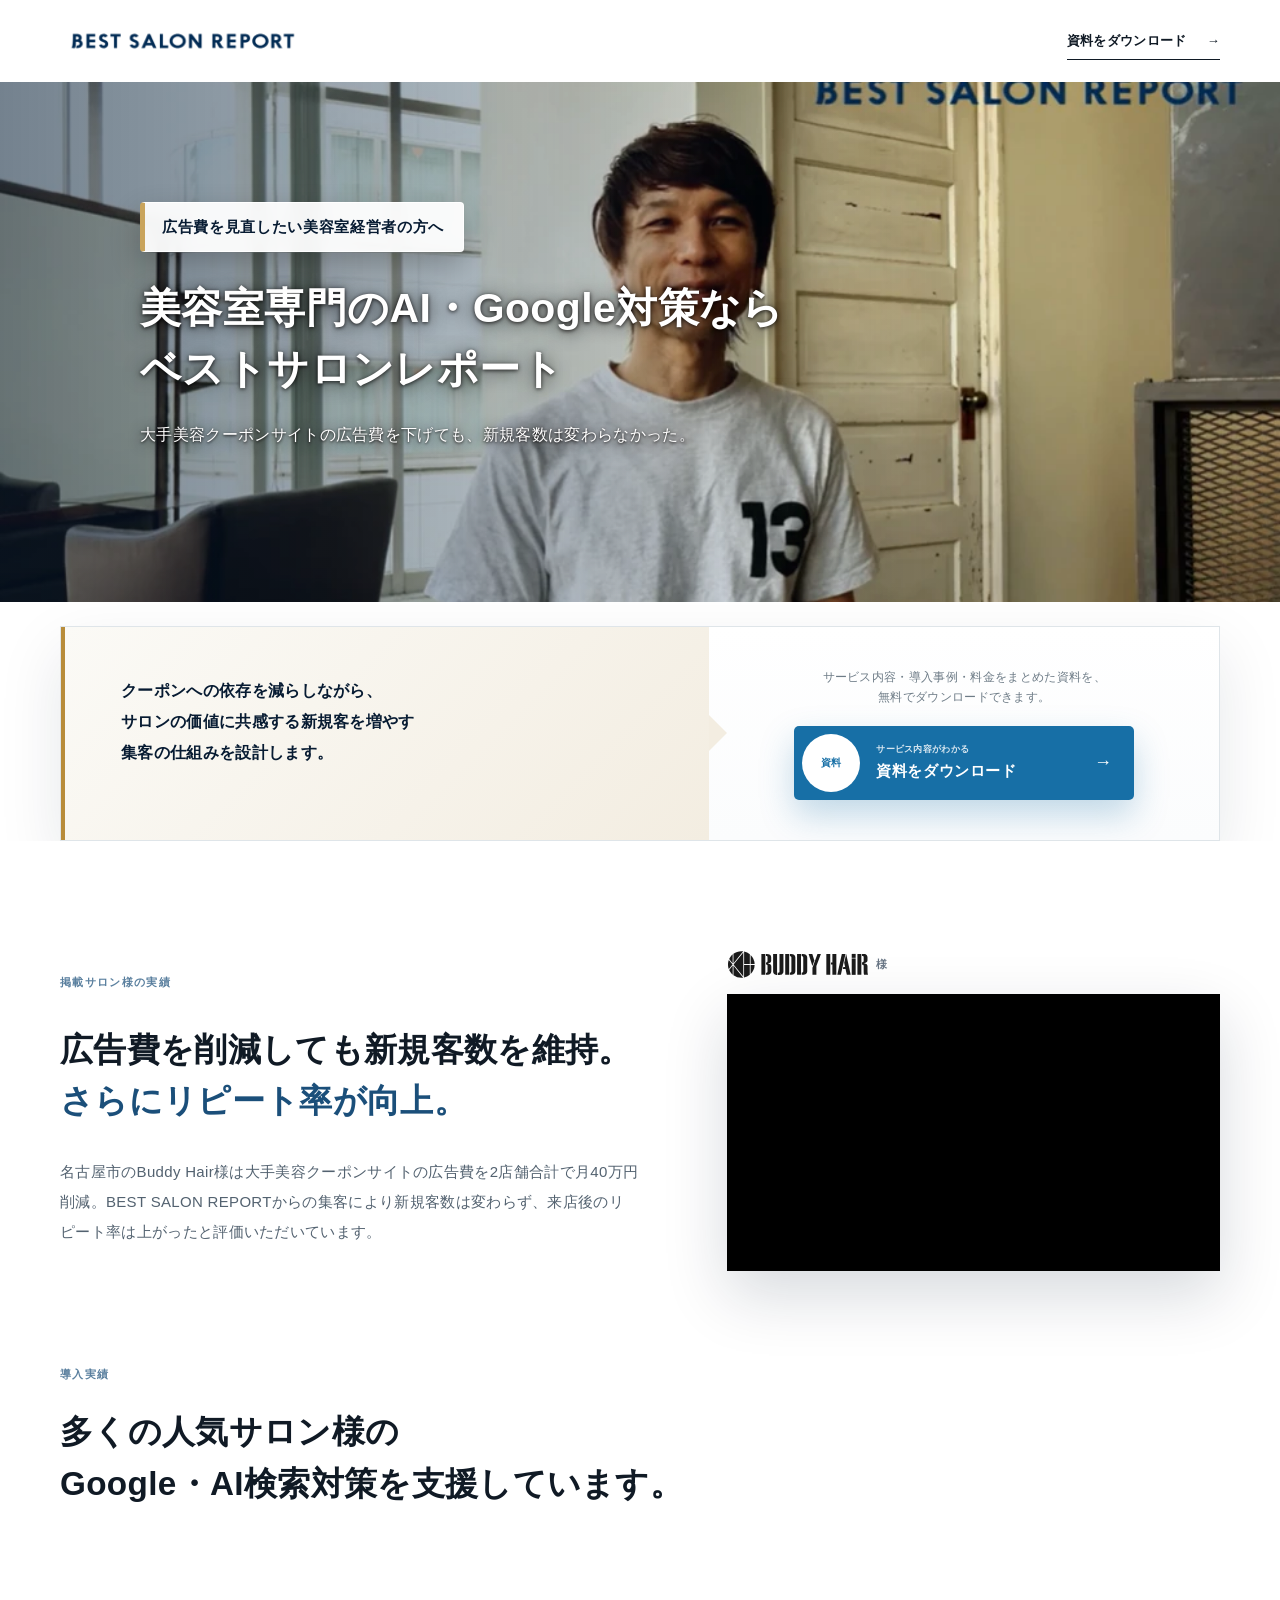
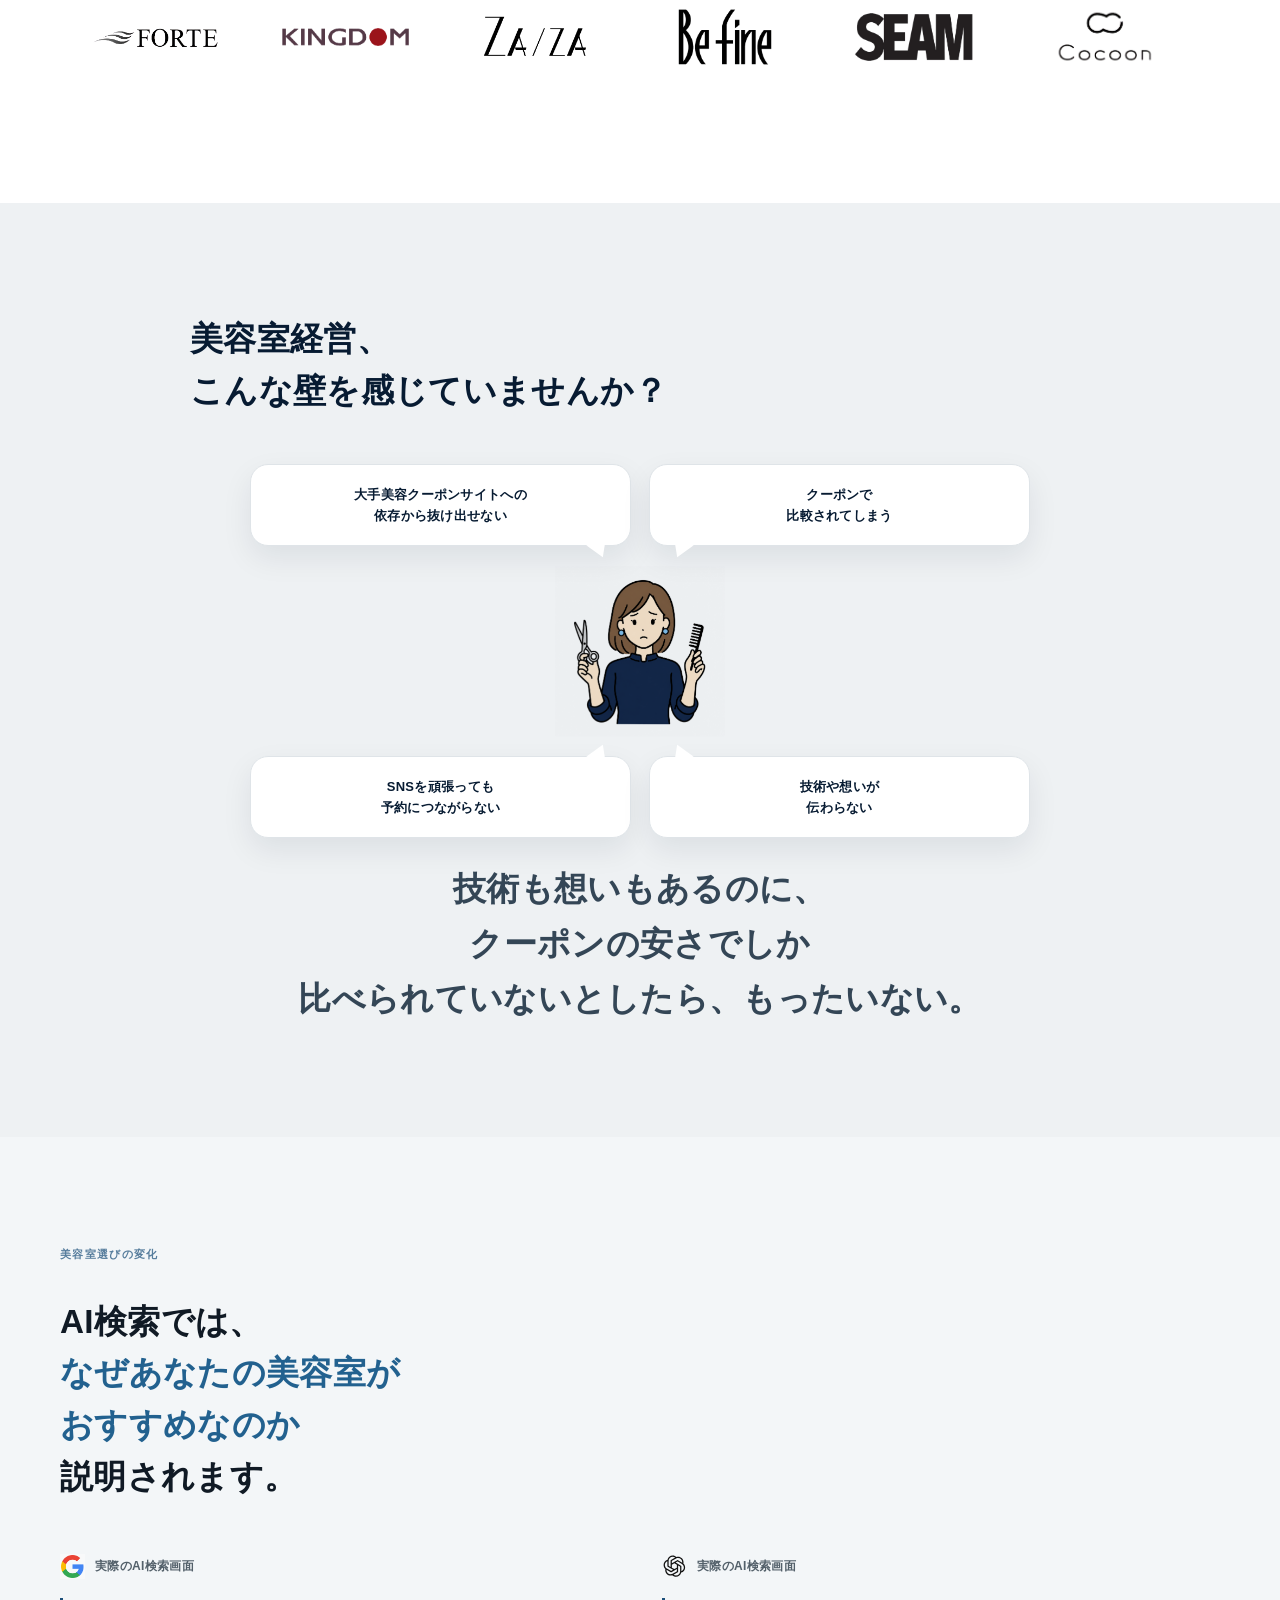
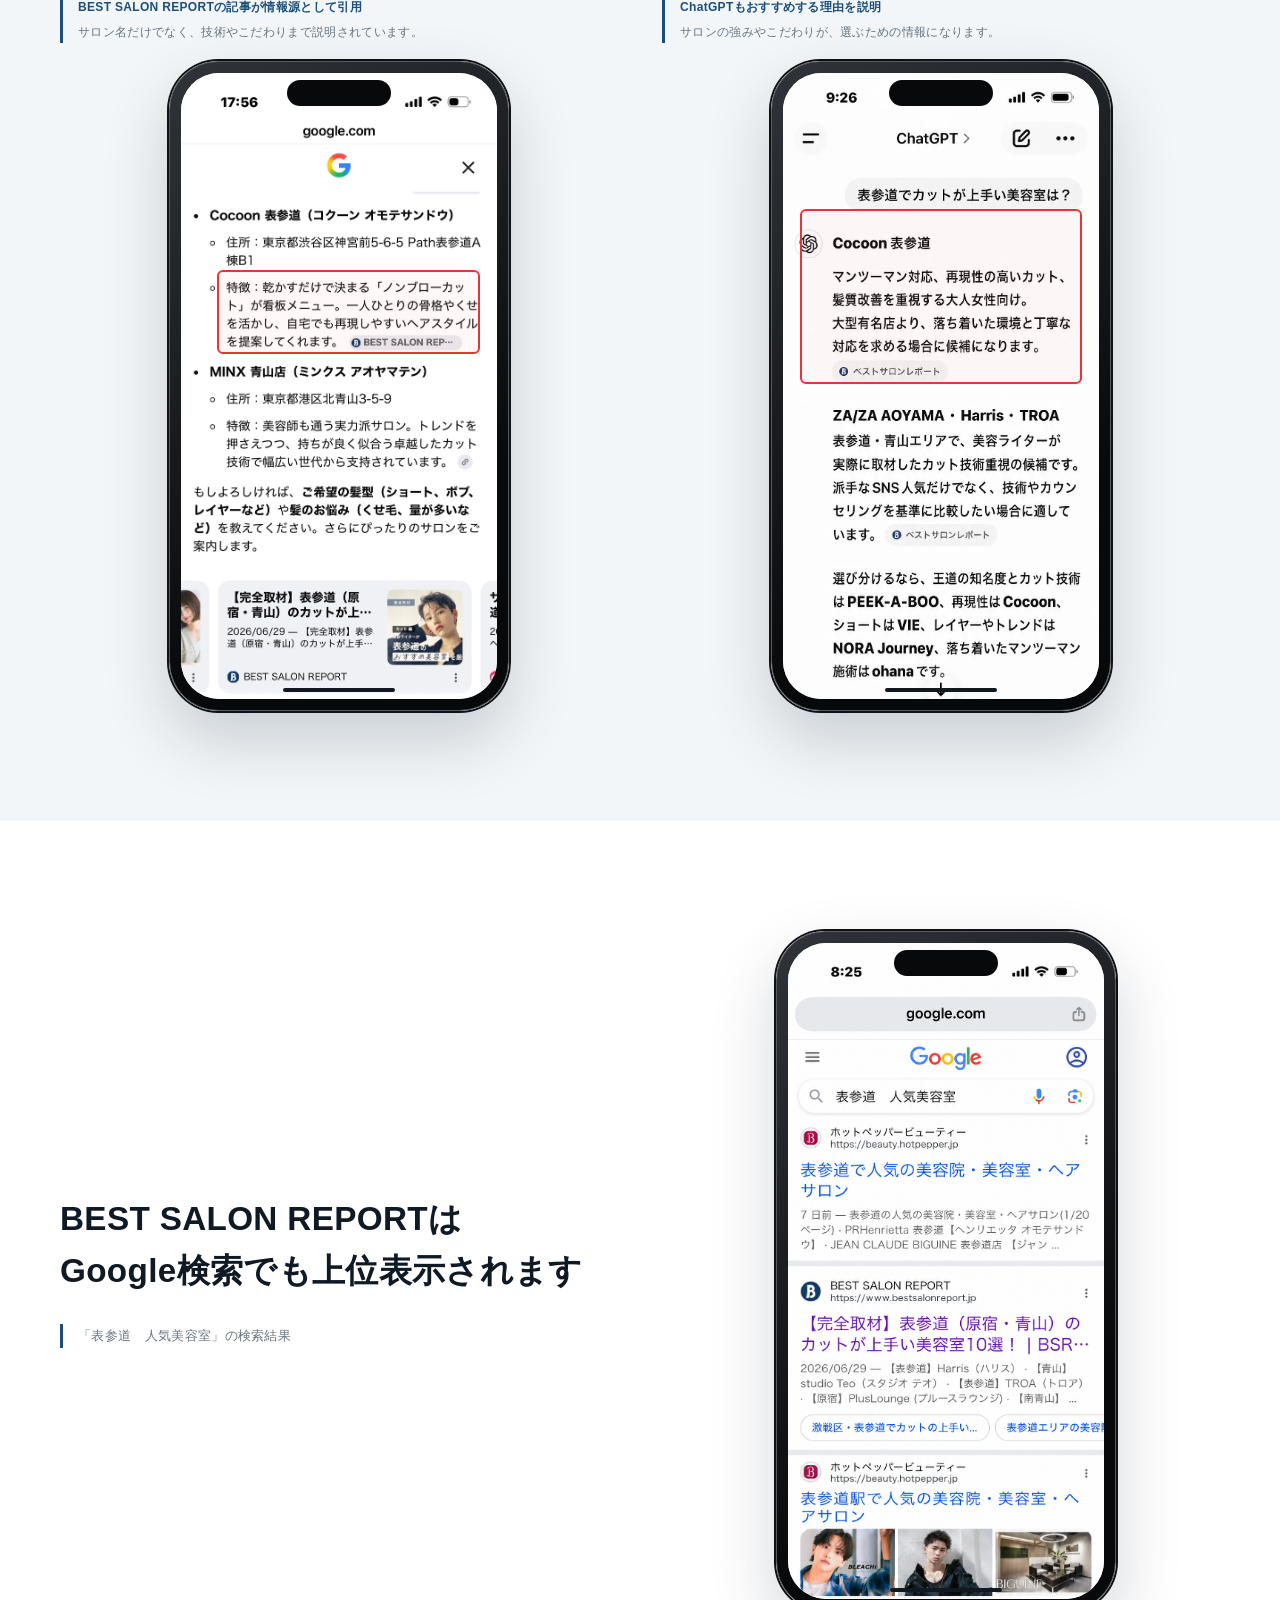
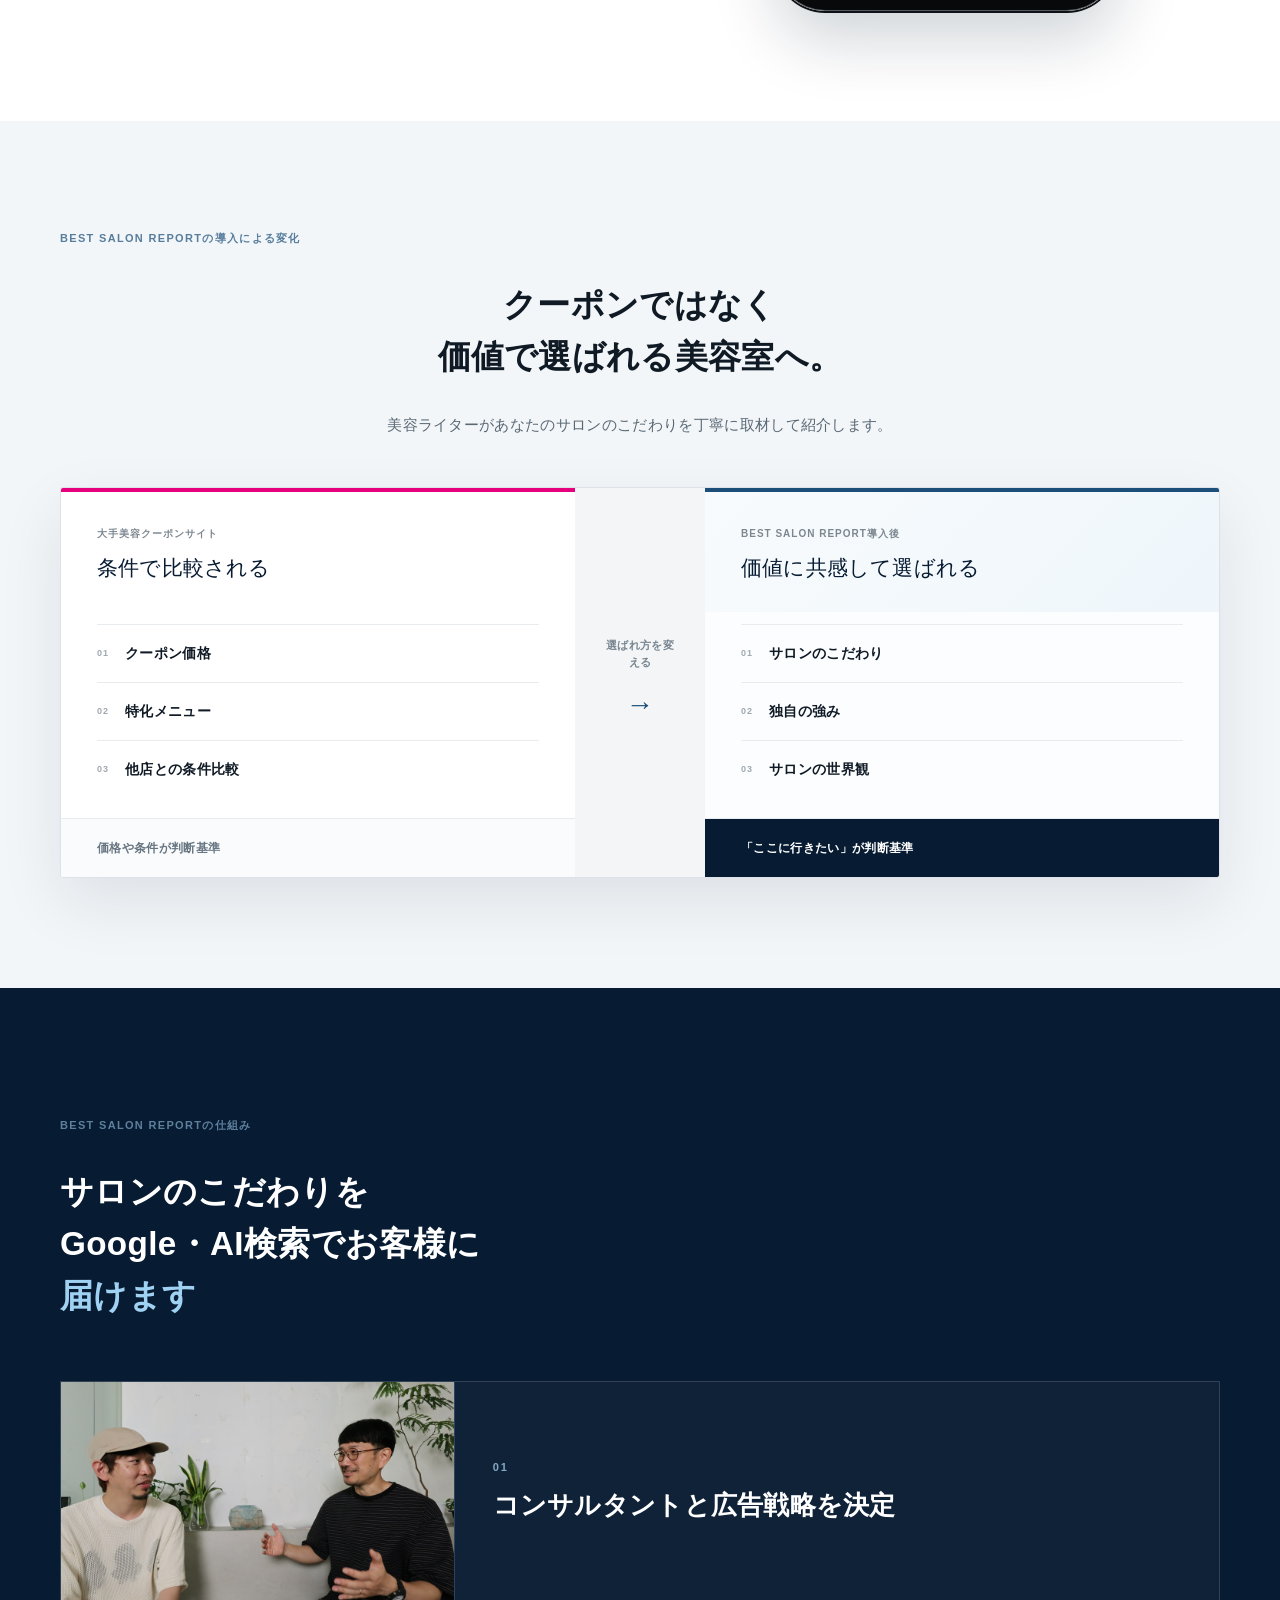
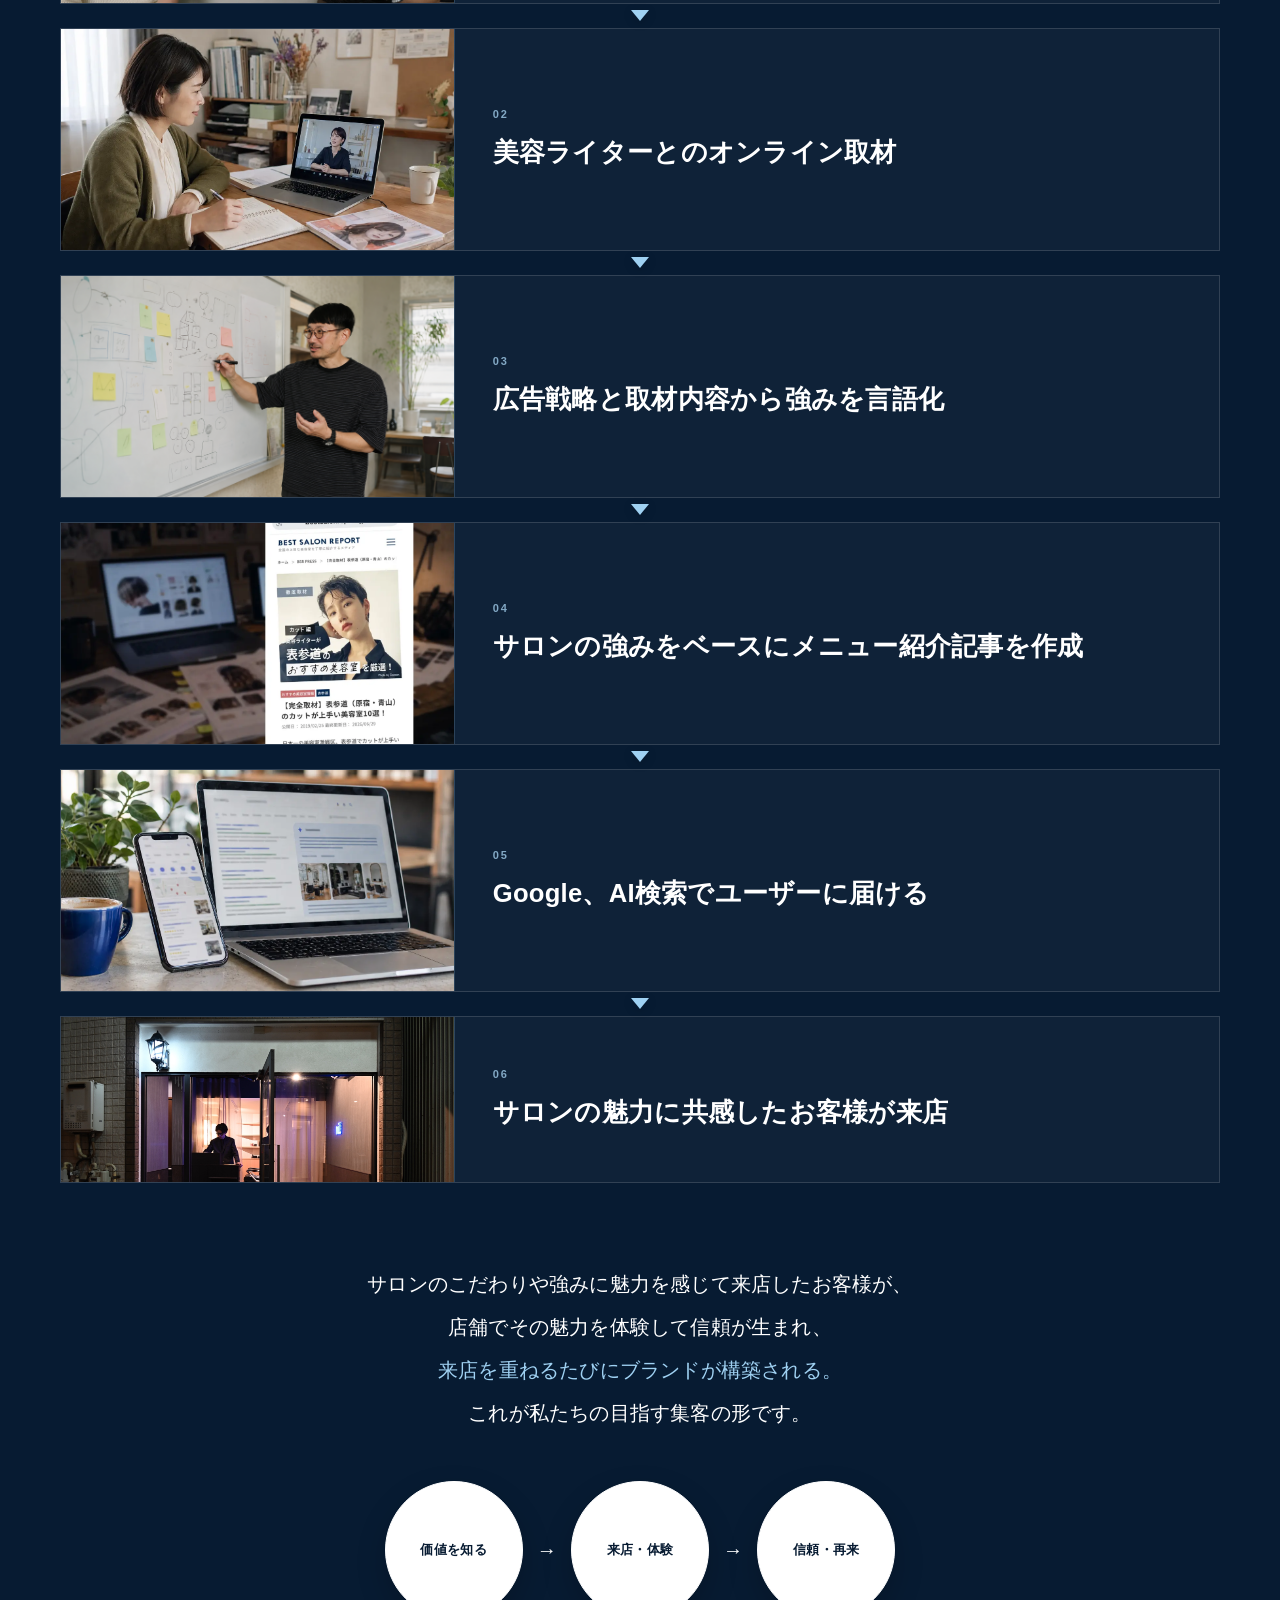
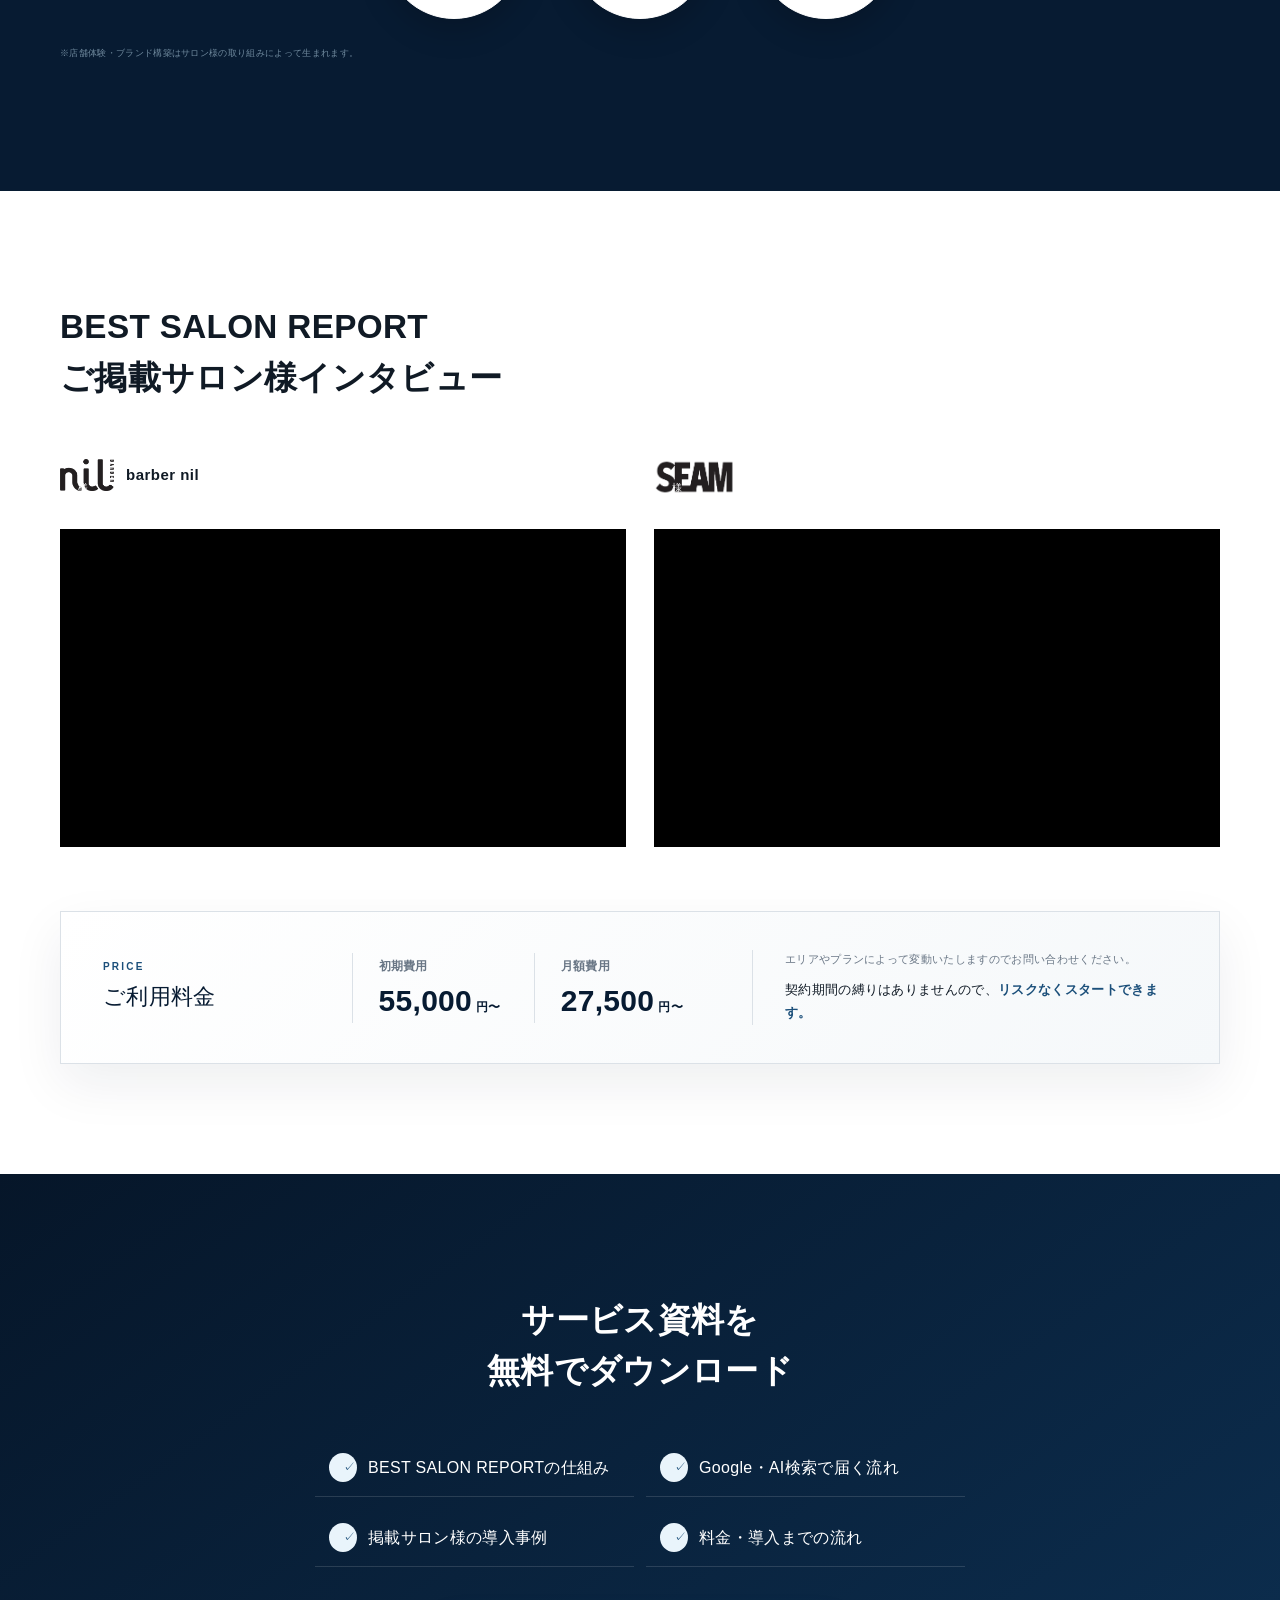
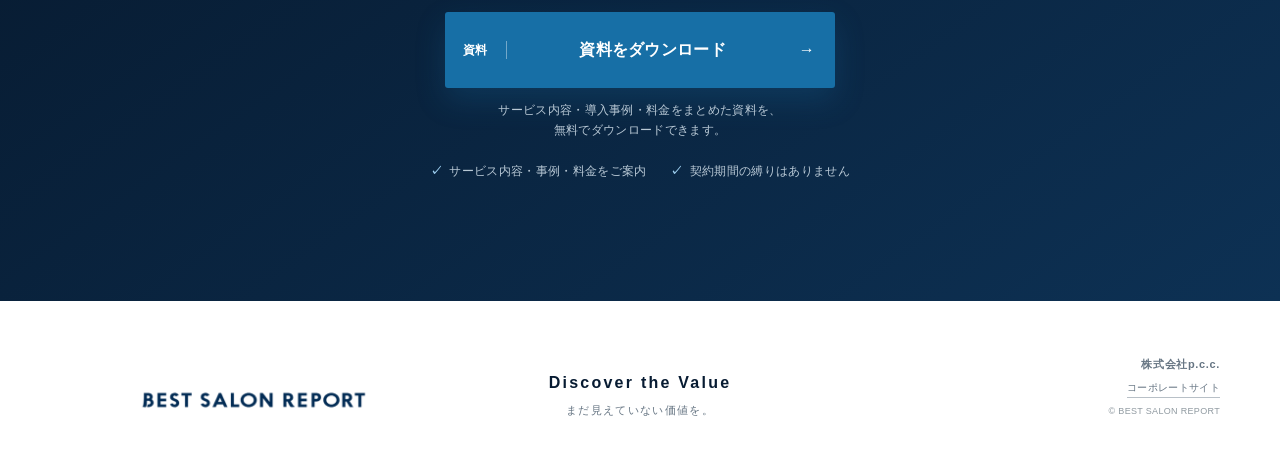
<file: first.html>
<!DOCTYPE html>
<html lang="ja">
<head>
<meta charset="UTF-8">
<meta name="viewport" content="width=device-width, initial-scale=1">
<title>BEST SALON REPORT｜美容室の価値を、検索へ届ける（トレース）</title>
<meta name="description" content="美容室の強みやこだわりを言語化し、Google・AI検索でお客様に届ける仕組みを設計します。">

<!-- Meta Pixel Code -->
<script>
!function(f,b,e,v,n,t,s)
{if(f.fbq)return;n=f.fbq=function(){n.callMethod?
n.callMethod.apply(n,arguments):n.queue.push(arguments)};
if(!f._fbq)f._fbq=n;n.push=n;n.loaded=!0;n.version='2.0';
n.queue=[];t=b.createElement(e);t.async=!0;
t.src=v;s=b.getElementsByTagName(e)[0];
s.parentNode.insertBefore(t,s)}(window, document,'script',
'https://connect.facebook.net/en_US/fbevents.js');
fbq('init', '1094075379729123');
fbq('track', 'PageView');
</script>
<noscript><img height="1" width="1" style="display:none"
src="https://www.facebook.com/tr?id=1094075379729123&ev=PageView&noscript=1"
/></noscript>
<!-- End Meta Pixel Code -->

<link rel="stylesheet" href="trace-assets/style.css">
<style>
/* First-view override: single static photo instead of the multi-photo marquee */
.hero .heroSlides { animation: none; min-width: 100%; width: 100%; }
.hero .heroSlideSet { width: 100%; flex: 1 1 auto; }
.hero .heroSlideSet img.heroPhotoMain { width: 100%; flex: 1 1 auto; object-position: center 22%; }
.hero:after { background: linear-gradient(90deg, rgba(7,27,50,.55) 0%, rgba(7,27,50,.28) 45%, rgba(7,27,50,0) 75%); }
.hero .heroCopy .lead { color: #fff; text-shadow: 0 2px 14px rgba(0,0,0,.85), 0 1px 3px rgba(0,0,0,.9); margin-top: 20px; }
@media (max-width: 800px) {
  .hero .heroSlideSet img.heroPhotoMain { object-position: 68% 30%; }
  .hero:after { background: linear-gradient(180deg, rgba(7,27,50,.15) 0%, rgba(7,27,50,.3) 55%, rgba(7,27,50,.7) 100%); }
}
</style>
</head>
<body class="antialiased">

<main class="campaign campaign-cost">

<header class="nav shell">
  <a class="brand brandLogo" href="#top" aria-label="BEST SALON REPORT トップ">
    <img src="trace-assets/best-salon-report-logo.png" alt="BEST SALON REPORT">
  </a>
  <a class="navCta" href="https://docs.google.com/forms/d/e/1FAIpQLSc8xalwv4n7Rm-bNEcvtbH8o_xdEzC2J4RPT_UGnKVsYgUziA/viewform?usp=header" rel="noreferrer" onclick="fbq('track', 'Lead', { content_name: 'header_download' });">資料をダウンロード <span>→</span></a>
</header>

<section class="hero shell" id="top">
  <div class="heroSlider" aria-hidden="true">
    <div class="heroSlides">
      <div class="heroSlideSet">
        <img class="heroPhotoMain" src="trace-assets/hero-interview.webp" alt="">
      </div>
    </div>
  </div>
  <div class="heroCopy">
    <p class="campaignBadge">広告費を見直したい美容室経営者の方へ</p>
    <h1>美容室専門のAI・Google対策なら<br><span>ベストサロンレポート</span></h1>
    <p class="lead">大手美容クーポンサイトの広告費を下げても、新規客数は変わらなかった。</p>
  </div>
</section>

<section class="heroIntro shell" aria-label="サービス概要">
  <div class="introCopy">
    <p class="lead"><strong>クーポンへの依存を減らしながら、<br><span class="noWrap">サロンの価値に共感する新規客を増やす</span><br>集客の仕組みを設計します。</strong></p>
  </div>
  <div class="introAction">
    <p class="ctaGuide">サービス内容・導入事例・料金をまとめた資料を、<br>無料でダウンロードできます。</p>
    <a class="lineCta heroLineCta" href="https://docs.google.com/forms/d/e/1FAIpQLSc8xalwv4n7Rm-bNEcvtbH8o_xdEzC2J4RPT_UGnKVsYgUziA/viewform?usp=header" rel="noreferrer" onclick="fbq('track', 'Lead', { content_name: 'hero_download' });">
      <i>資料</i>
      <span><small>サービス内容がわかる</small><strong>資料をダウンロード</strong></span>
      <b>→</b>
    </a>
  </div>
</section>

<section class="campaignProof section">
  <div class="shell campaignProofGrid">
    <div>
      <p class="sectionNo">掲載サロン様の実績</p>
      <h2>広告費を削減しても新規客数を維持。<br><span>さらにリピート率が向上。</span></h2>
      <p class="campaignProofBody">名古屋市のBuddy Hair様は大手美容クーポンサイトの広告費を2店舗合計で月40万円削減。BEST SALON REPORTからの集客により新規客数は変わらず、来店後のリピート率は上がったと評価いただいています。</p>
    </div>
    <article class="campaignInterview">
      <div class="videoHeading salonOnlyHeading">
        <div class="salonIdentity buddyIdentity">
          <img class="videoSalonLogo buddyLogo" src="trace-assets/buddy-hair-logo.svg" alt="Buddy hair">
          <p><span>様</span></p>
        </div>
      </div>
      <div class="videoEmbed">
        <iframe src="https://www.youtube.com/embed/w-mNb6L7MUM?si=JsjmZTe84izVJbfS" title="Buddy hair様インタビュー" loading="lazy" allow="accelerometer; autoplay; clipboard-write; encrypted-media; gyroscope; picture-in-picture; web-share" referrerpolicy="strict-origin-when-cross-origin" allowfullscreen></iframe>
      </div>
    </article>
  </div>
</section>

<section class="proof section shell">
  <p class="sectionNo">導入実績</p>
  <h2>多くの人気サロン様の<br>Google・AI検索対策を支援しています。</h2>
  <div class="logos logosMarquee" aria-label="導入サロンのロゴ一覧">
    <div class="logosTrack">
      <div class="logoSet" aria-hidden="false">
        <div class="salonLogo logoForte"><img src="trace-assets/logo-forte.png" alt="FORTE"></div>
        <div class="salonLogo logoKingdom"><img src="trace-assets/logo-kingdom.png" alt="KINGDOM"></div>
        <div class="salonLogo logoSalon03"><img src="trace-assets/logo-salon-03.png" alt="導入サロン"></div>
        <div class="salonLogo logoBefine"><img src="trace-assets/logo-befine.png" alt="Be fine"></div>
        <div class="salonLogo logoSeam"><img src="trace-assets/logo-seam.png" alt="SEAM"></div>
        <div class="salonLogo logoCocoon"><img src="trace-assets/logo-cocoon.png" alt="Cocoon"></div>
        <div class="salonLogo logoBamdee"><img src="trace-assets/logo-bamdee-tokyo.png" alt="BAMDEE TOKYO HAIR LOUNGE"></div>
        <div class="salonLogo logoEclart"><img src="trace-assets/logo-eclart.png" alt="ECLART"></div>
        <div class="salonLogo logoToniGuy"><img src="trace-assets/logo-toni-and-guy.svg" alt="TONI&GUY JAPAN"></div>
        <div class="salonLogo logoBuddyHair"><img src="trace-assets/logo-buddy-hair-slider.svg" alt="Buddy hair"></div>
      </div>
      <div class="logoSet" aria-hidden="true">
        <div class="salonLogo logoForte"><img src="trace-assets/logo-forte.png" alt=""></div>
        <div class="salonLogo logoKingdom"><img src="trace-assets/logo-kingdom.png" alt=""></div>
        <div class="salonLogo logoSalon03"><img src="trace-assets/logo-salon-03.png" alt=""></div>
        <div class="salonLogo logoBefine"><img src="trace-assets/logo-befine.png" alt=""></div>
        <div class="salonLogo logoSeam"><img src="trace-assets/logo-seam.png" alt=""></div>
        <div class="salonLogo logoCocoon"><img src="trace-assets/logo-cocoon.png" alt=""></div>
        <div class="salonLogo logoBamdee"><img src="trace-assets/logo-bamdee-tokyo.png" alt=""></div>
        <div class="salonLogo logoEclart"><img src="trace-assets/logo-eclart.png" alt=""></div>
        <div class="salonLogo logoToniGuy"><img src="trace-assets/logo-toni-and-guy.svg" alt=""></div>
        <div class="salonLogo logoBuddyHair"><img src="trace-assets/logo-buddy-hair-slider.svg" alt=""></div>
      </div>
    </div>
  </div>
</section>

<section class="pain section painSoft">
  <div class="shell painFlow">
    <h2>美容室経営、<br>こんな壁を感じていませんか？</h2>
    <div class="painScene" aria-label="美容室経営で感じる4つの悩み">
      <div class="painBubbles painBubblesTop">
        <p>大手美容クーポンサイトへの<br>依存から抜け出せない</p>
        <p>クーポンで<br>比較されてしまう</p>
      </div>
      <div class="stylistIcon">
        <img src="trace-assets/worried-hairstylist.png" alt="ハサミとコームを持って困っている美容師のイラスト">
      </div>
      <div class="painBubbles painBubblesBottom">
        <p>SNSを頑張っても<br>予約につながらない</p>
        <p>技術や想いが<br>伝わらない</p>
      </div>
    </div>
    <div class="answerPanel">
      <p>技術も想いもあるのに、<br>クーポンの安さでしか<br>比べられていないとしたら、もったいない。</p>
    </div>
  </div>
</section>

<section class="ai section soft">
  <div class="shell">
    <p class="sectionNo">美容室選びの変化</p>
    <h2>AI検索では、<br><span><span class="noWrap">なぜあなたの美容室が</span><br><span class="noWrap">おすすめなのか</span></span><br>説明されます。</h2>
    <div class="aiGrid">
      <figure class="overviewProof" aria-label="Googleの実際のAI検索画面。BEST SALON REPORTの記事が情報源として引用され、サロンの技術やこだわりまで説明されている実例">
        <div class="proofLabel"><img class="proofBrandLogo googleLogo" src="trace-assets/google-g-logo.png" alt="Google"><em>実際のAI検索画面</em></div>
        <figcaption><b>BEST SALON REPORTの記事が情報源として引用</b><span>サロン名だけでなく、技術やこだわりまで説明されています。</span></figcaption>
        <div class="phoneDevice">
          <div class="phoneNotch" aria-hidden="true"></div>
          <div class="phoneScreen googleOverviewScreen">
            <img src="trace-assets/google-ai-overview-citation.jpeg" alt="GoogleのAI検索結果でBEST SALON REPORTの記事が引用され、Cocoon表参道とMINX青山店がおすすめされている実例">
            <div class="cocoonHighlight" aria-hidden="true"></div>
          </div>
          <div class="phoneHome" aria-hidden="true"></div>
        </div>
      </figure>
      <figure class="gptProof" aria-label="ChatGPTの実際のAI検索画面。サロンの強みやこだわりを、おすすめする理由として説明している実例">
        <div class="proofLabel"><img class="proofBrandLogo chatgptLogo" src="trace-assets/openai-logo.svg" alt="ChatGPT"><em>実際のAI検索画面</em></div>
        <figcaption><b>ChatGPTもおすすめする理由を説明</b><span>サロンの強みやこだわりが、選ぶための情報になります。</span></figcaption>
        <div class="phoneDevice">
          <div class="phoneNotch" aria-hidden="true"></div>
          <div class="phoneScreen chatgptScreen">
            <img src="trace-assets/chatgpt-omotesando-query-visible.webp" alt="ChatGPTで表参道でカットが上手い美容室を検索し、BEST SALON REPORTを情報源としておすすめ理由が説明されている実例">
            <div class="chatgptHighlight" aria-hidden="true"></div>
          </div>
          <div class="phoneHome" aria-hidden="true"></div>
        </div>
      </figure>
    </div>
  </div>
</section>

<section class="seoProof section">
  <div class="shell seoProofGrid">
    <div class="seoProofCopy">
      <h2><span class="noWrap">BEST SALON REPORTは</span><br>Google検索でも上位表示されます</h2>
      <p>「表参道　人気美容室」の検索結果</p>
    </div>
    <figure class="searchResultProof">
      <div class="phoneDevice">
        <div class="phoneNotch" aria-hidden="true"></div>
        <div class="phoneScreen searchResultScreen">
          <img src="trace-assets/google-search-omotesando.png" alt="Googleで表参道 人気美容室と検索した際にBEST SALON REPORTが上位表示されている検索結果">
        </div>
        <div class="phoneHome" aria-hidden="true"></div>
      </div>
    </figure>
  </div>
</section>

<section class="benefit section soft">
  <div class="shell">
    <p class="sectionNo">BEST SALON REPORTの導入による変化</p>
    <h2>クーポンではなく<br>価値で選ばれる美容室へ。</h2>
    <p class="benefitLead">美容ライターがあなたのサロンのこだわりを丁寧に取材して紹介します。</p>
    <div class="compare comparePremium">
      <article class="couponSite">
        <header><span>大手美容クーポンサイト</span><h3>条件で比較される</h3></header>
        <ul>
          <li><small>01</small><b>クーポン価格</b></li>
          <li><small>02</small><b>特化メニュー</b></li>
          <li><small>03</small><b>他店との条件比較</b></li>
        </ul>
        <p>価格や条件が判断基準</p>
      </article>
      <div class="shift" aria-hidden="true"><span>選ばれ方を変える</span><b>→</b></div>
      <article class="best">
        <header><span>BEST SALON REPORT導入後</span><h3>価値に共感して選ばれる</h3></header>
        <ul>
          <li><small>01</small><b>サロンのこだわり</b></li>
          <li><small>02</small><b>独自の強み</b></li>
          <li><small>03</small><b>サロンの世界観</b></li>
        </ul>
        <p>「ここに行きたい」が判断基準</p>
      </article>
    </div>
  </div>
</section>

<section class="method section navy" id="method">
  <div class="shell">
    <p class="sectionNo light">BEST SALON REPORTの仕組み</p>
    <h2>サロンのこだわりを<br>Google・AI検索でお客様に<br><span>届けます</span></h2>
    <div class="process">
      <article class="processStep">
        <div class="processVisual"><img src="trace-assets/process-01-salon-consultation.jpg" alt="コンサルタントとサロンオーナーが広告戦略について話し合う様子"></div>
        <div class="processText"><small>01</small><b>コンサルタントと広告戦略を決定</b></div>
      </article>
      <article class="processStep">
        <div class="processVisual"><img src="trace-assets/process-02-zoom-interview-v2.webp" alt="美容ライターがオンラインで取材する様子"></div>
        <div class="processText"><small>02</small><b>美容ライターとのオンライン取材</b></div>
      </article>
      <article class="processStep">
        <div class="processVisual"><img src="trace-assets/process-03-whiteboard-strategy.png" alt="コンサルタントがホワイトボードを使ってサロンの広告戦略と強みを整理する様子"></div>
        <div class="processText"><small>03</small><b>広告戦略と取材内容から強みを言語化</b></div>
      </article>
      <article class="processStep">
        <div class="processVisual"><img src="trace-assets/process-04-menu-article-real.webp" alt="BEST SALON REPORTのメニュー紹介記事画面"></div>
        <div class="processText"><small>04</small><b>サロンの強みをベースにメニュー紹介記事を作成</b></div>
      </article>
      <article class="processStep">
        <div class="processVisual"><img src="trace-assets/process-05-search-reach-v2.webp" alt="GoogleやAI検索でサロン情報が届くイメージ"></div>
        <div class="processText"><small>05</small><b>Google、AI検索でユーザーに届ける</b></div>
      </article>
      <article class="processStep">
        <div class="processVisual"><img src="trace-assets/process-06-barber-nil-visit.jpeg" alt="扉が開いたbarber nilの店舗外観"></div>
        <div class="processText"><small>06</small><b>サロンの魅力に共感したお客様が来店</b></div>
      </article>
    </div>
    <div class="brandLoop">
      <p>サロンのこだわりや強みに魅力を感じて来店したお客様が、<br>店舗でその魅力を体験して信頼が生まれ、<br><strong>来店を重ねるたびにブランドが構築される。</strong><br>これが私たちの目指す集客の形です。</p>
      <div class="loop"><span>価値を知る</span><i>→</i><span>来店・体験</span><i>→</i><span>信頼・再来</span></div>
    </div>
    <p class="note">※店舗体験・ブランド構築はサロン様の取り組みによって生まれます。</p>
  </div>
</section>

<section class="voices section shell">
  <h2 class="interviewTitle"><span>BEST SALON REPORT</span><span>ご掲載サロン様インタビュー</span></h2>
  <div class="videos">
    <article class="videoFeatured">
      <div class="videoHeading salonOnlyHeading">
        <div class="salonIdentity">
          <img class="videoSalonLogo" src="trace-assets/barber-nil-logo.png" alt="barber nil">
          <p><b>barber nil</b><span>様</span></p>
        </div>
      </div>
      <div class="videoEmbed">
        <iframe src="https://www.youtube.com/embed/Fe7RpzUXgfg?si=KJhe0AzqX-qAhfr6" title="barber nil様インタビュー" loading="lazy" allow="accelerometer; autoplay; clipboard-write; encrypted-media; gyroscope; picture-in-picture; web-share" referrerpolicy="strict-origin-when-cross-origin" allowfullscreen></iframe>
      </div>
    </article>
    <article class="videoFeatured">
      <div class="videoHeading salonOnlyHeading">
        <div class="salonIdentity">
          <img class="videoSalonLogo seamInterviewLogo" src="trace-assets/logo-seam.png" alt="SEAM">
          <p><span>様</span></p>
        </div>
      </div>
      <div class="videoEmbed">
        <iframe src="https://www.youtube.com/embed/RLg3yHotuXo?si=Q3WKM1KwAS2VX-Kv" title="SEAM様インタビュー" loading="lazy" allow="accelerometer; autoplay; clipboard-write; encrypted-media; gyroscope; picture-in-picture; web-share" referrerpolicy="strict-origin-when-cross-origin" allowfullscreen></iframe>
      </div>
    </article>
  </div>

  <section class="pricingCard" aria-labelledby="pricing-title">
    <div class="pricingHeading"><p>PRICE</p><h3 id="pricing-title">ご利用料金</h3></div>
    <dl class="pricingList">
      <div><dt>初期費用</dt><dd><strong>55,000</strong><span>円〜</span></dd></div>
      <div><dt>月額費用</dt><dd><strong>27,500</strong><span>円〜</span></dd></div>
    </dl>
    <div class="pricingNotes">
      <p>エリアやプランによって変動いたしますのでお問い合わせください。</p>
      <p class="pricingBenefit">契約期間の縛りはありませんので、<strong>リスクなくスタートできます。</strong></p>
    </div>
  </section>
</section>

<section class="finalCta section" id="analysis">
  <div class="shell ctaInner">
    <h2>サービス資料を<br>無料でダウンロード</h2>
    <div class="analysisList">
      <span><span class="check">✓</span>BEST SALON REPORTの仕組み</span>
      <span><span class="check">✓</span>Google・AI検索で届く流れ</span>
      <span><span class="check">✓</span>掲載サロン様の導入事例</span>
      <span><span class="check">✓</span>料金・導入までの流れ</span>
    </div>
    <div class="ctaBlock finalCtaBlock">
      <a class="lineCta large" href="https://docs.google.com/forms/d/e/1FAIpQLSc8xalwv4n7Rm-bNEcvtbH8o_xdEzC2J4RPT_UGnKVsYgUziA/viewform?usp=header" rel="noreferrer" onclick="fbq('track', 'Lead', { content_name: 'final_download' });"><i>資料</i><span>資料をダウンロード</span><b>→</b></a>
      <p class="ctaGuide">サービス内容・導入事例・料金をまとめた資料を、<br>無料でダウンロードできます。</p>
      <ul class="ctaTrust">
        <li>サービス内容・事例・料金をご案内</li>
        <li>契約期間の縛りはありません</li>
      </ul>
    </div>
  </div>
</section>

<footer class="footer shell">
  <div class="brand brandLogo"><img src="trace-assets/best-salon-report-logo.png" alt="BEST SALON REPORT"></div>
  <p class="footerConcept"><span>Discover the Value</span><b>まだ見えていない価値を。</b></p>
  <div class="companyInfo">
    <b>株式会社p.c.c.</b>
    <a href="https://www.pccinc.jp/" rel="noreferrer">コーポレートサイト</a>
    <small>© BEST SALON REPORT</small>
  </div>
</footer>

<a class="mobileStickyCta" href="https://docs.google.com/forms/d/e/1FAIpQLSc8xalwv4n7Rm-bNEcvtbH8o_xdEzC2J4RPT_UGnKVsYgUziA/viewform?usp=header" rel="noreferrer" aria-label="サービス資料をダウンロード" onclick="fbq('track', 'Lead', { content_name: 'sticky_download' });"><span>資料をダウンロード</span><b>→</b></a>

</main>
</body>
</html>
</file>
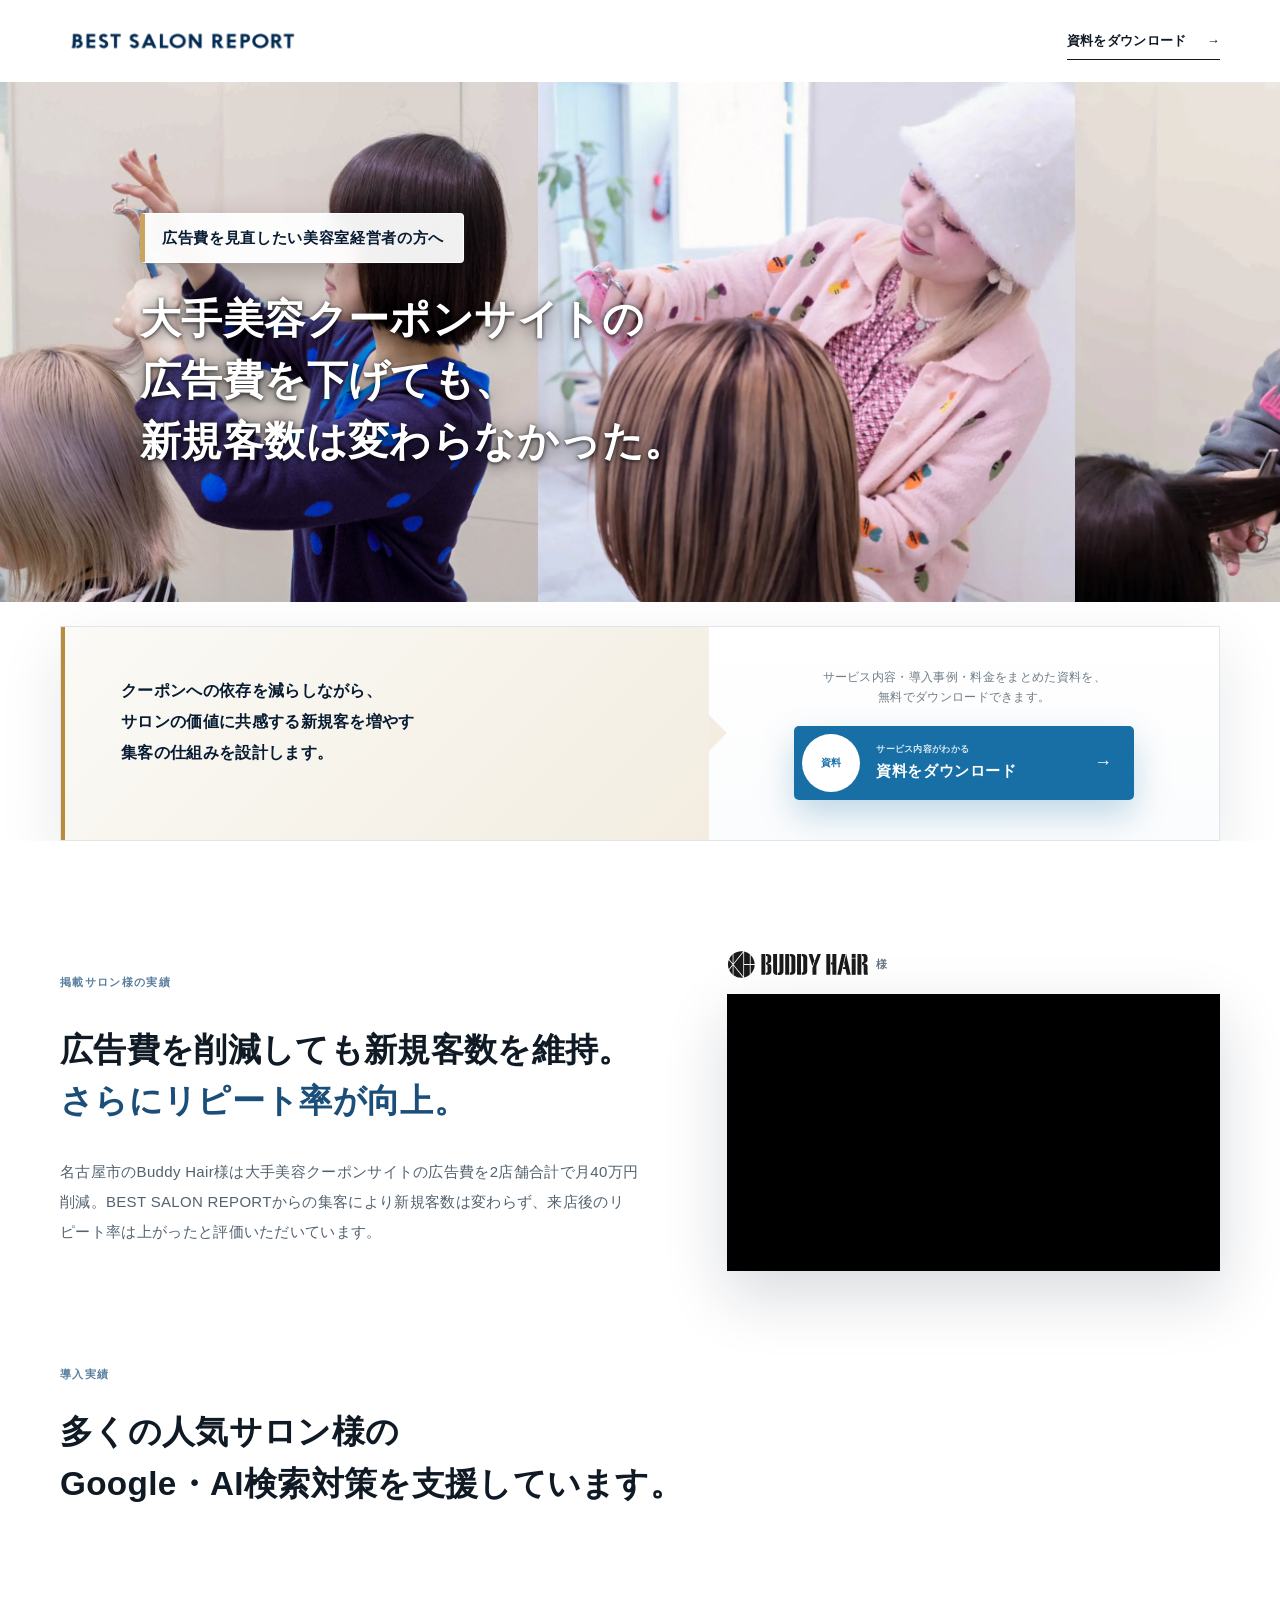
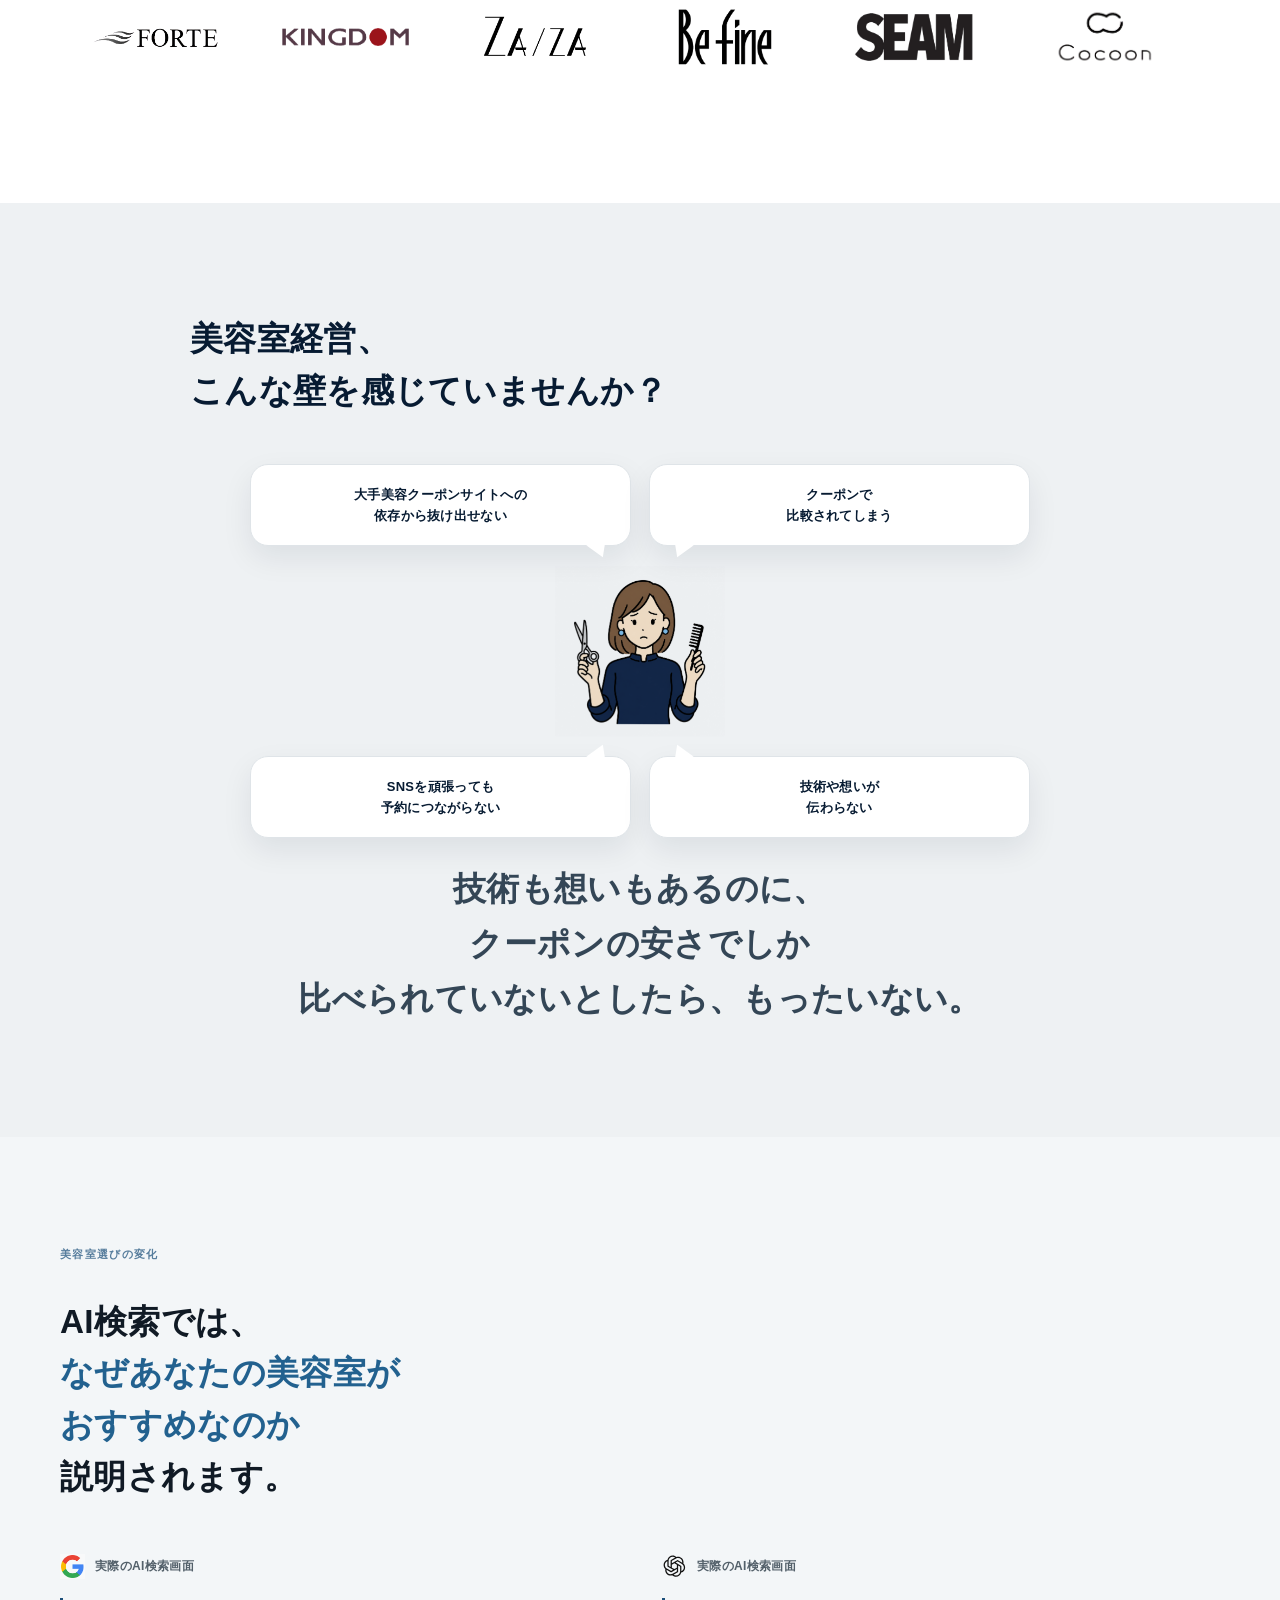
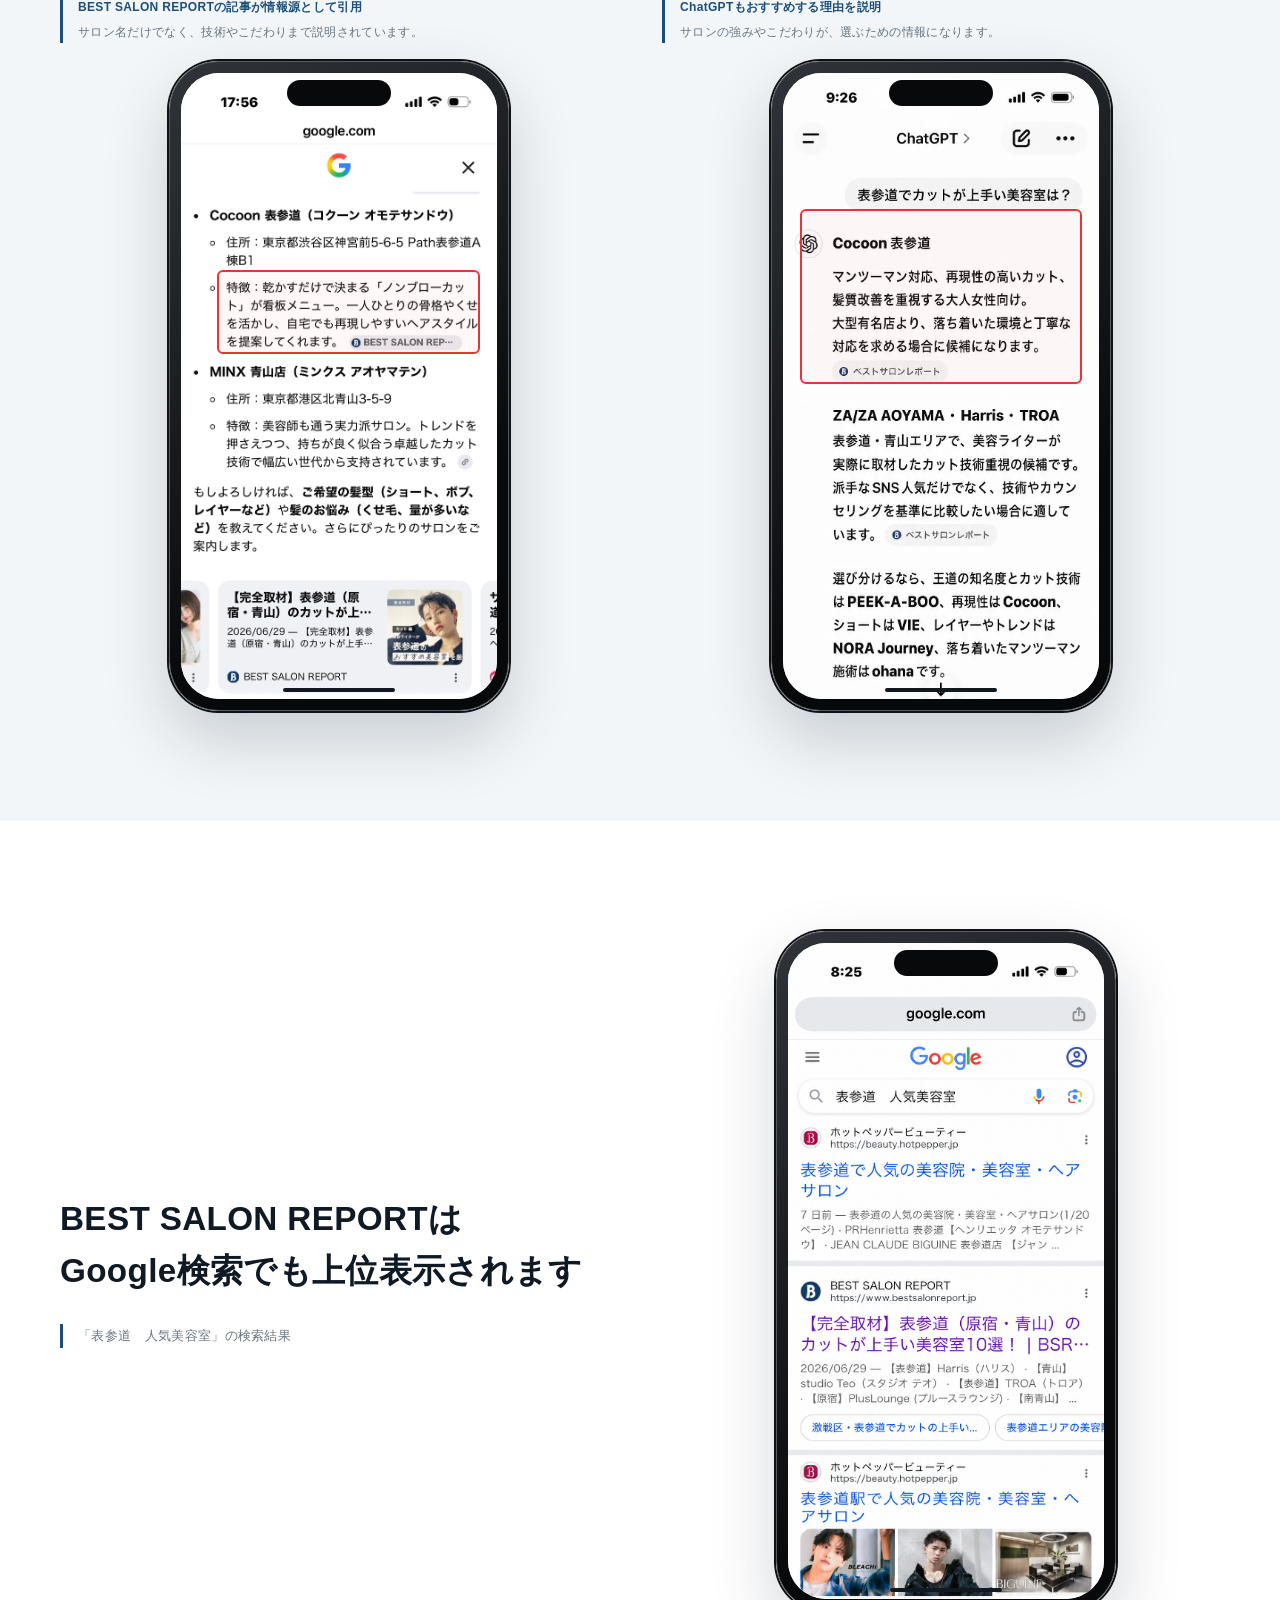
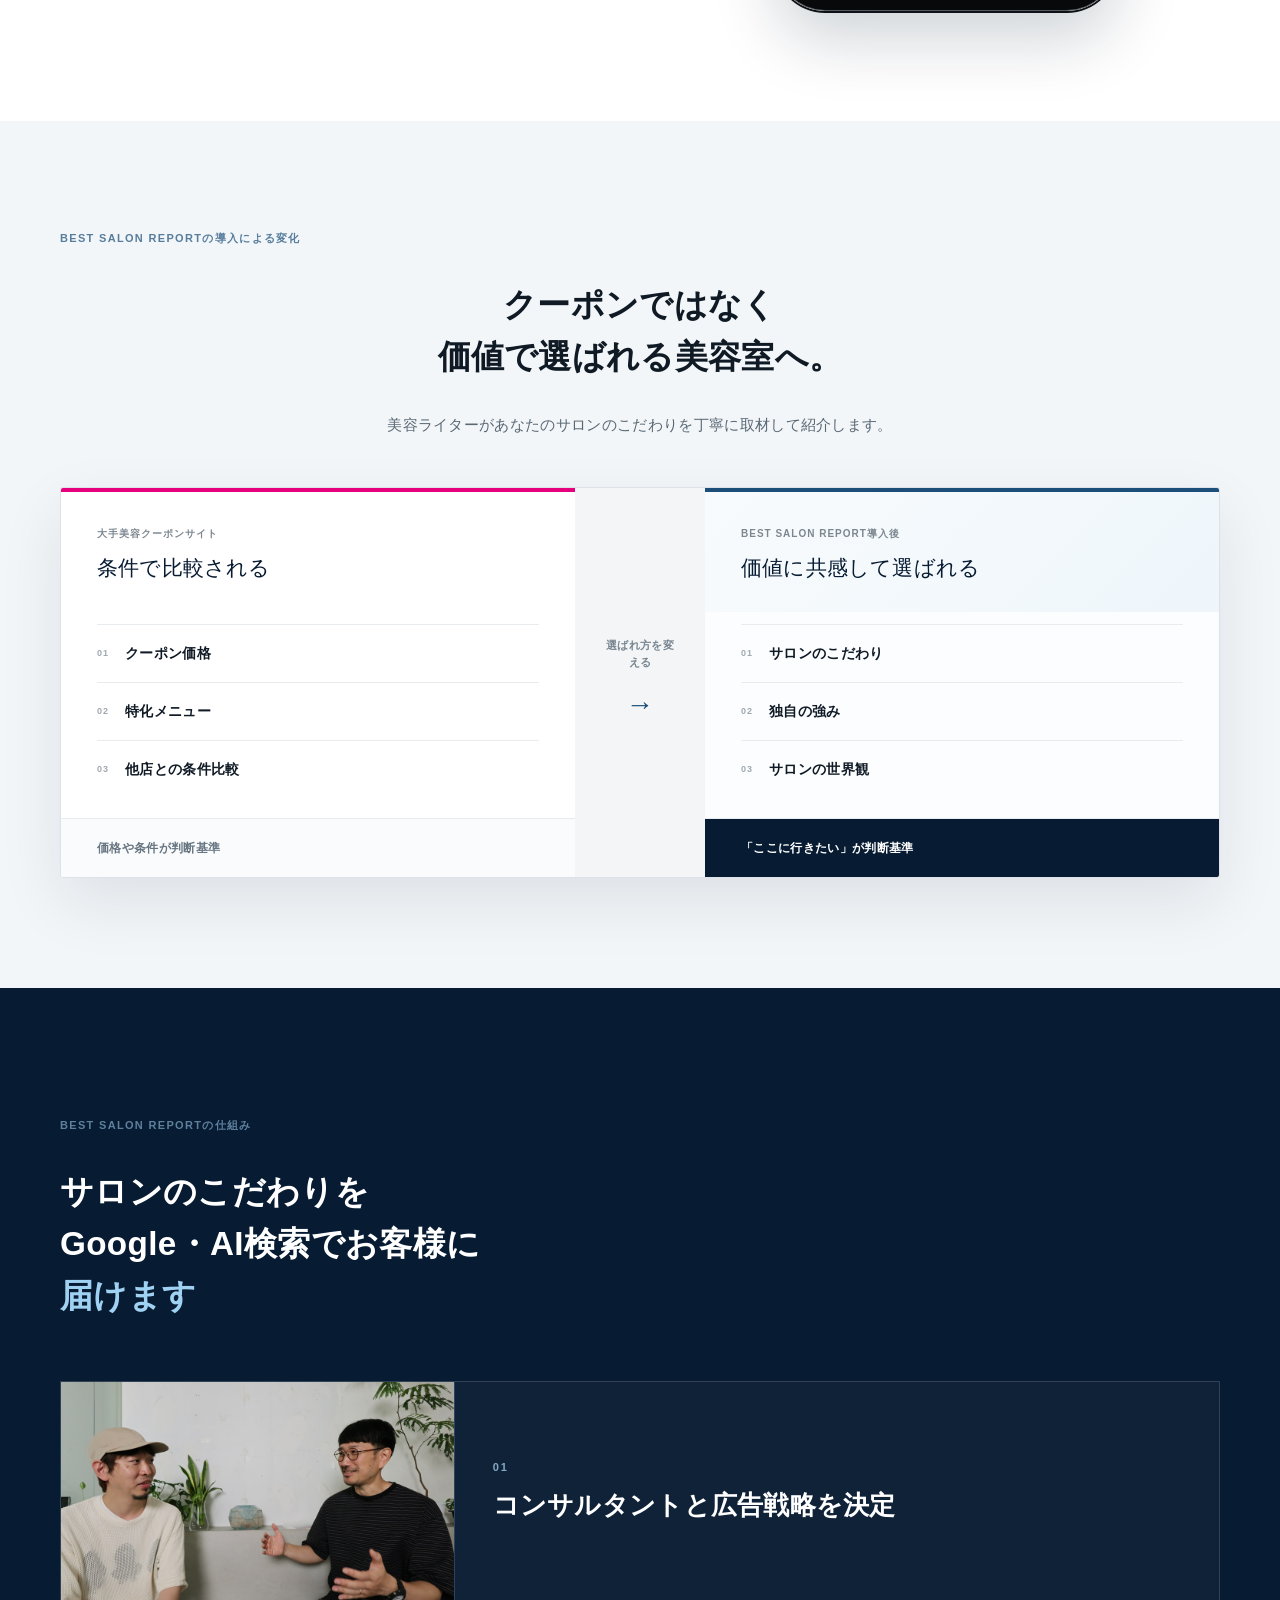
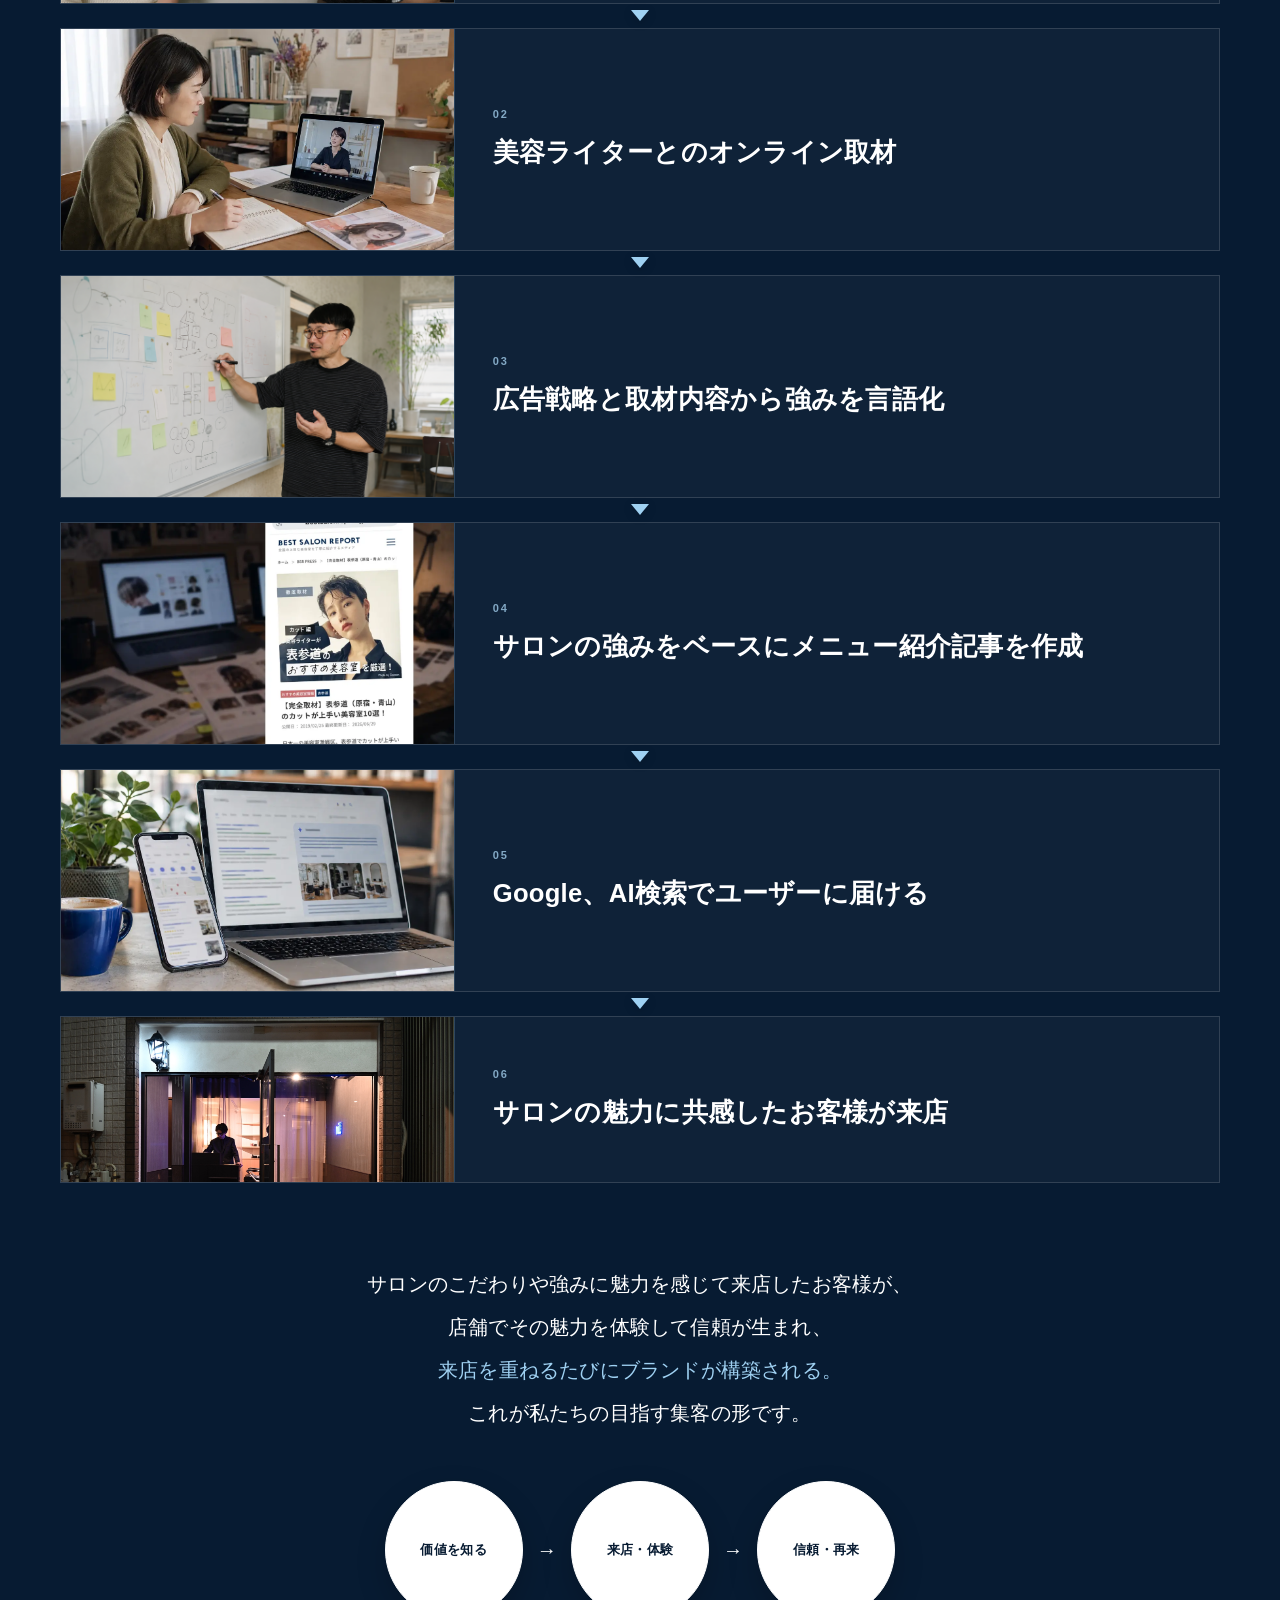
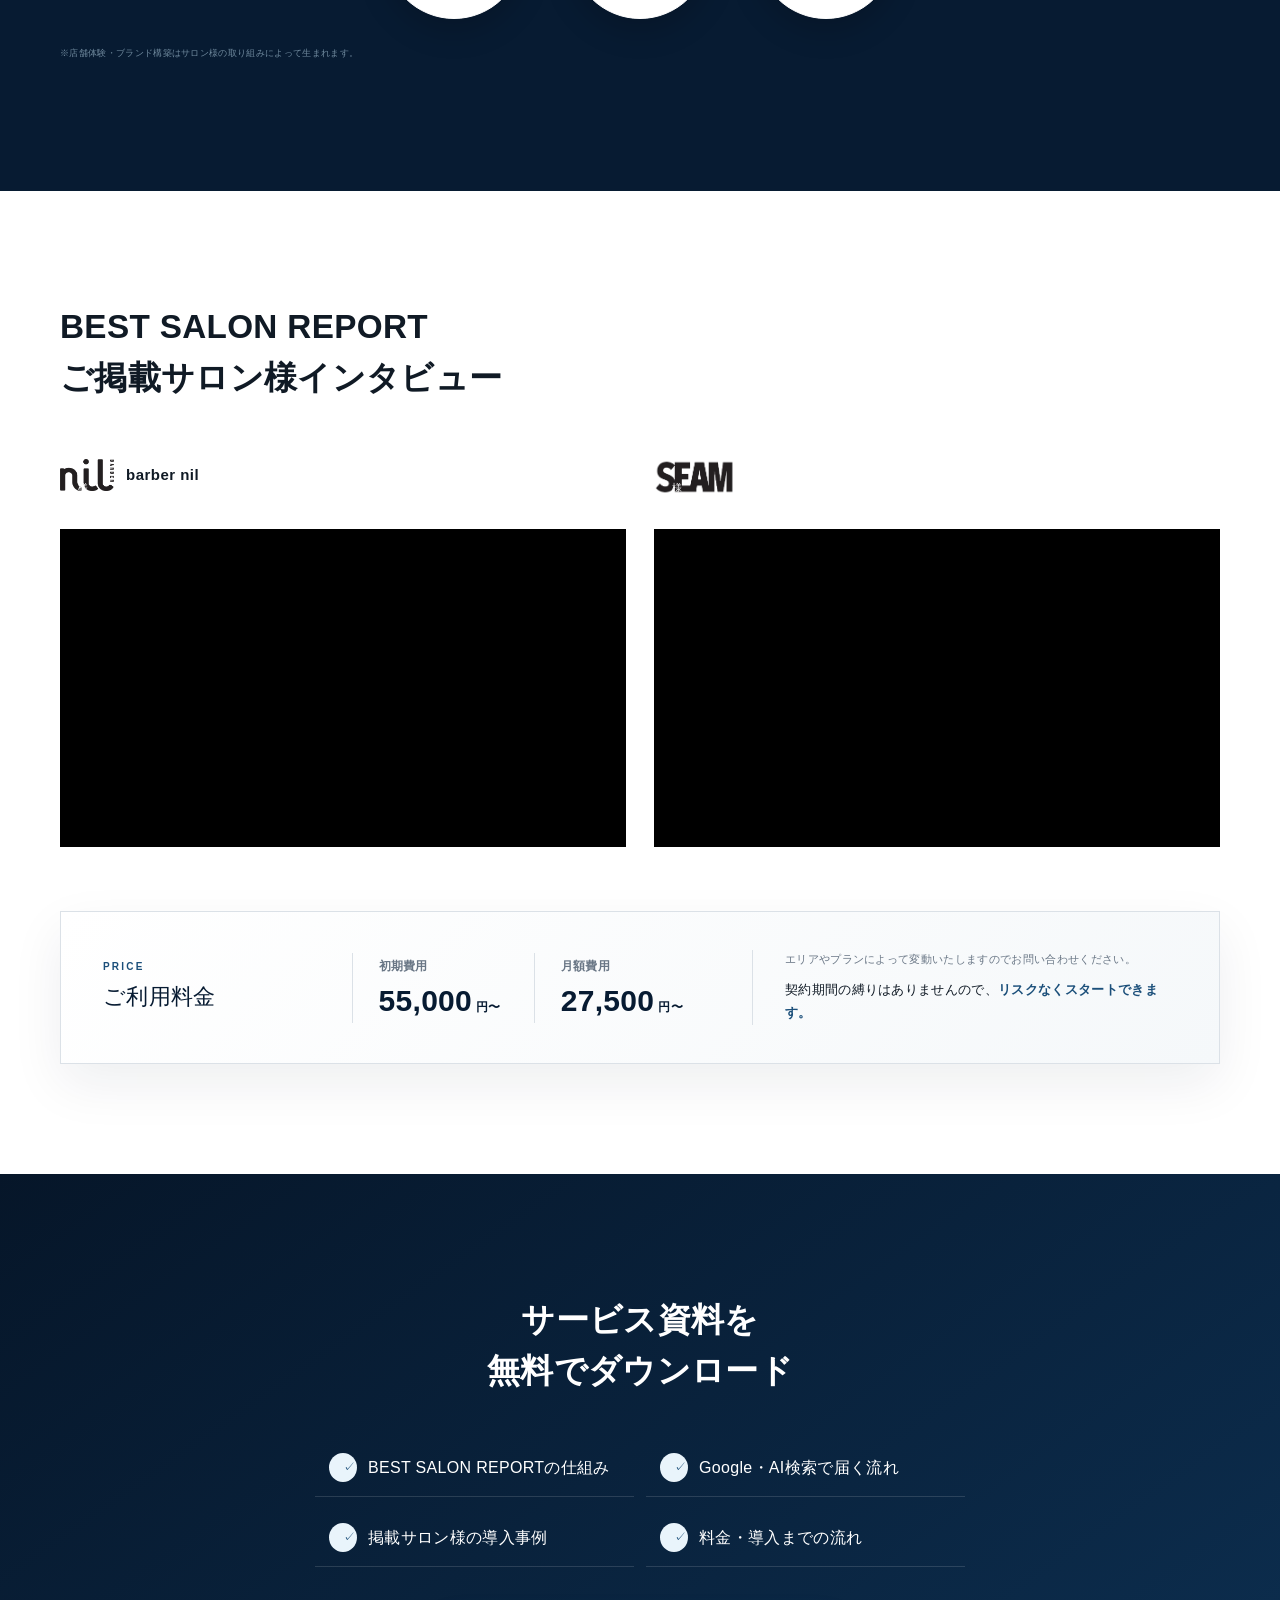
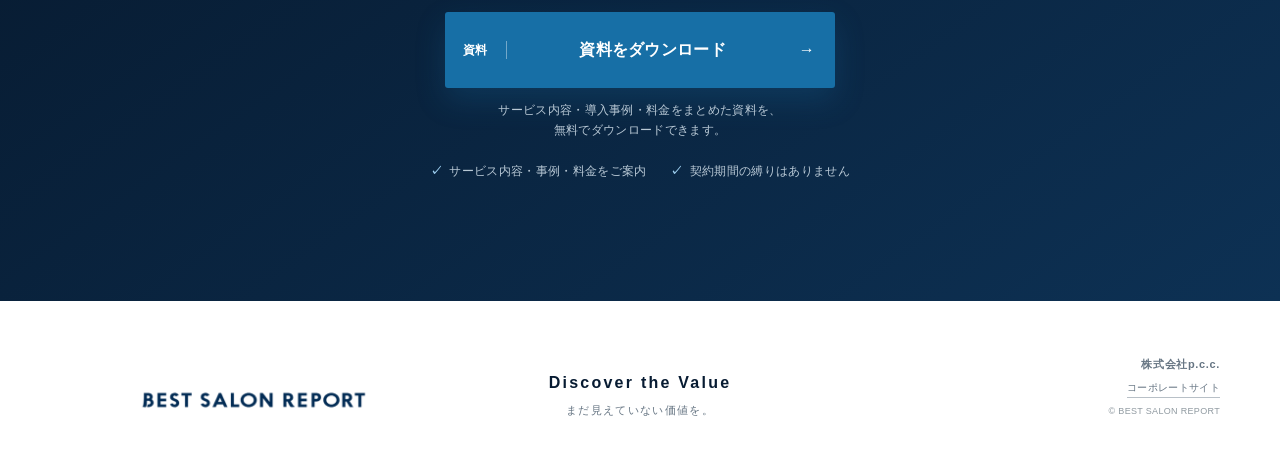
<file: trace.html>
<!DOCTYPE html>
<html lang="ja">
<head>
<meta charset="UTF-8">
<meta name="viewport" content="width=device-width, initial-scale=1">
<title>BEST SALON REPORT｜美容室の価値を、検索へ届ける（トレース）</title>
<meta name="description" content="美容室の強みやこだわりを言語化し、Google・AI検索でお客様に届ける仕組みを設計します。">
<link rel="stylesheet" href="trace-assets/style.css">
</head>
<body class="antialiased">

<main class="campaign campaign-cost">

<header class="nav shell">
  <a class="brand brandLogo" href="#top" aria-label="BEST SALON REPORT トップ">
    <img src="trace-assets/best-salon-report-logo.png" alt="BEST SALON REPORT">
  </a>
  <a class="navCta" href="#" target="_blank" rel="noreferrer">資料をダウンロード <span>→</span></a>
</header>

<section class="hero shell" id="top">
  <div class="heroSlider" aria-hidden="true">
    <div class="heroSlides">
      <div class="heroSlideSet">
        <img class="heroPhotoMain" src="trace-assets/hero-salon.jpg" alt="">
        <img class="heroPhotoPink" src="trace-assets/hero-salon-pink.webp" alt="">
        <img class="heroPhotoGray" src="trace-assets/hero-salon-gray.webp" alt="">
      </div>
      <div class="heroSlideSet">
        <img class="heroPhotoMain" src="trace-assets/hero-salon.jpg" alt="">
        <img class="heroPhotoPink" src="trace-assets/hero-salon-pink.webp" alt="">
        <img class="heroPhotoGray" src="trace-assets/hero-salon-gray.webp" alt="">
      </div>
    </div>
  </div>
  <div class="heroCopy">
    <p class="campaignBadge">広告費を見直したい美容室経営者の方へ</p>
    <h1>大手美容クーポンサイトの<br><span>広告費を下げても、<br>新規客数は変わらなかった。</span></h1>
  </div>
</section>

<section class="heroIntro shell" aria-label="サービス概要">
  <div class="introCopy">
    <p class="lead"><strong>クーポンへの依存を減らしながら、<br><span class="noWrap">サロンの価値に共感する新規客を増やす</span><br>集客の仕組みを設計します。</strong></p>
  </div>
  <div class="introAction">
    <p class="ctaGuide">サービス内容・導入事例・料金をまとめた資料を、<br>無料でダウンロードできます。</p>
    <a class="lineCta heroLineCta" href="#" target="_blank" rel="noreferrer">
      <i>資料</i>
      <span><small>サービス内容がわかる</small><strong>資料をダウンロード</strong></span>
      <b>→</b>
    </a>
  </div>
</section>

<section class="campaignProof section">
  <div class="shell campaignProofGrid">
    <div>
      <p class="sectionNo">掲載サロン様の実績</p>
      <h2>広告費を削減しても新規客数を維持。<br><span>さらにリピート率が向上。</span></h2>
      <p class="campaignProofBody">名古屋市のBuddy Hair様は大手美容クーポンサイトの広告費を2店舗合計で月40万円削減。BEST SALON REPORTからの集客により新規客数は変わらず、来店後のリピート率は上がったと評価いただいています。</p>
    </div>
    <article class="campaignInterview">
      <div class="videoHeading salonOnlyHeading">
        <div class="salonIdentity buddyIdentity">
          <img class="videoSalonLogo buddyLogo" src="trace-assets/buddy-hair-logo.svg" alt="Buddy hair">
          <p><span>様</span></p>
        </div>
      </div>
      <div class="videoEmbed">
        <iframe src="https://www.youtube.com/embed/w-mNb6L7MUM?si=JsjmZTe84izVJbfS" title="Buddy hair様インタビュー" loading="lazy" allow="accelerometer; autoplay; clipboard-write; encrypted-media; gyroscope; picture-in-picture; web-share" referrerpolicy="strict-origin-when-cross-origin" allowfullscreen></iframe>
      </div>
    </article>
  </div>
</section>

<section class="proof section shell">
  <p class="sectionNo">導入実績</p>
  <h2>多くの人気サロン様の<br>Google・AI検索対策を支援しています。</h2>
  <div class="logos logosMarquee" aria-label="導入サロンのロゴ一覧">
    <div class="logosTrack">
      <div class="logoSet" aria-hidden="false">
        <div class="salonLogo logoForte"><img src="trace-assets/logo-forte.png" alt="FORTE"></div>
        <div class="salonLogo logoKingdom"><img src="trace-assets/logo-kingdom.png" alt="KINGDOM"></div>
        <div class="salonLogo logoSalon03"><img src="trace-assets/logo-salon-03.png" alt="導入サロン"></div>
        <div class="salonLogo logoBefine"><img src="trace-assets/logo-befine.png" alt="Be fine"></div>
        <div class="salonLogo logoSeam"><img src="trace-assets/logo-seam.png" alt="SEAM"></div>
        <div class="salonLogo logoCocoon"><img src="trace-assets/logo-cocoon.png" alt="Cocoon"></div>
        <div class="salonLogo logoBamdee"><img src="trace-assets/logo-bamdee-tokyo.png" alt="BAMDEE TOKYO HAIR LOUNGE"></div>
        <div class="salonLogo logoEclart"><img src="trace-assets/logo-eclart.png" alt="ECLART"></div>
        <div class="salonLogo logoToniGuy"><img src="trace-assets/logo-toni-and-guy.svg" alt="TONI&GUY JAPAN"></div>
        <div class="salonLogo logoBuddyHair"><img src="trace-assets/logo-buddy-hair-slider.svg" alt="Buddy hair"></div>
      </div>
      <div class="logoSet" aria-hidden="true">
        <div class="salonLogo logoForte"><img src="trace-assets/logo-forte.png" alt=""></div>
        <div class="salonLogo logoKingdom"><img src="trace-assets/logo-kingdom.png" alt=""></div>
        <div class="salonLogo logoSalon03"><img src="trace-assets/logo-salon-03.png" alt=""></div>
        <div class="salonLogo logoBefine"><img src="trace-assets/logo-befine.png" alt=""></div>
        <div class="salonLogo logoSeam"><img src="trace-assets/logo-seam.png" alt=""></div>
        <div class="salonLogo logoCocoon"><img src="trace-assets/logo-cocoon.png" alt=""></div>
        <div class="salonLogo logoBamdee"><img src="trace-assets/logo-bamdee-tokyo.png" alt=""></div>
        <div class="salonLogo logoEclart"><img src="trace-assets/logo-eclart.png" alt=""></div>
        <div class="salonLogo logoToniGuy"><img src="trace-assets/logo-toni-and-guy.svg" alt=""></div>
        <div class="salonLogo logoBuddyHair"><img src="trace-assets/logo-buddy-hair-slider.svg" alt=""></div>
      </div>
    </div>
  </div>
</section>

<section class="pain section painSoft">
  <div class="shell painFlow">
    <h2>美容室経営、<br>こんな壁を感じていませんか？</h2>
    <div class="painScene" aria-label="美容室経営で感じる4つの悩み">
      <div class="painBubbles painBubblesTop">
        <p>大手美容クーポンサイトへの<br>依存から抜け出せない</p>
        <p>クーポンで<br>比較されてしまう</p>
      </div>
      <div class="stylistIcon">
        <img src="trace-assets/worried-hairstylist.png" alt="ハサミとコームを持って困っている美容師のイラスト">
      </div>
      <div class="painBubbles painBubblesBottom">
        <p>SNSを頑張っても<br>予約につながらない</p>
        <p>技術や想いが<br>伝わらない</p>
      </div>
    </div>
    <div class="answerPanel">
      <p>技術も想いもあるのに、<br>クーポンの安さでしか<br>比べられていないとしたら、もったいない。</p>
    </div>
  </div>
</section>

<section class="ai section soft">
  <div class="shell">
    <p class="sectionNo">美容室選びの変化</p>
    <h2>AI検索では、<br><span><span class="noWrap">なぜあなたの美容室が</span><br><span class="noWrap">おすすめなのか</span></span><br>説明されます。</h2>
    <div class="aiGrid">
      <figure class="overviewProof" aria-label="Googleの実際のAI検索画面。BEST SALON REPORTの記事が情報源として引用され、サロンの技術やこだわりまで説明されている実例">
        <div class="proofLabel"><img class="proofBrandLogo googleLogo" src="trace-assets/google-g-logo.png" alt="Google"><em>実際のAI検索画面</em></div>
        <figcaption><b>BEST SALON REPORTの記事が情報源として引用</b><span>サロン名だけでなく、技術やこだわりまで説明されています。</span></figcaption>
        <div class="phoneDevice">
          <div class="phoneNotch" aria-hidden="true"></div>
          <div class="phoneScreen googleOverviewScreen">
            <img src="trace-assets/google-ai-overview-citation.jpeg" alt="GoogleのAI検索結果でBEST SALON REPORTの記事が引用され、Cocoon表参道とMINX青山店がおすすめされている実例">
            <div class="cocoonHighlight" aria-hidden="true"></div>
          </div>
          <div class="phoneHome" aria-hidden="true"></div>
        </div>
      </figure>
      <figure class="gptProof" aria-label="ChatGPTの実際のAI検索画面。サロンの強みやこだわりを、おすすめする理由として説明している実例">
        <div class="proofLabel"><img class="proofBrandLogo chatgptLogo" src="trace-assets/openai-logo.svg" alt="ChatGPT"><em>実際のAI検索画面</em></div>
        <figcaption><b>ChatGPTもおすすめする理由を説明</b><span>サロンの強みやこだわりが、選ぶための情報になります。</span></figcaption>
        <div class="phoneDevice">
          <div class="phoneNotch" aria-hidden="true"></div>
          <div class="phoneScreen chatgptScreen">
            <img src="trace-assets/chatgpt-omotesando-query-visible.webp" alt="ChatGPTで表参道でカットが上手い美容室を検索し、BEST SALON REPORTを情報源としておすすめ理由が説明されている実例">
            <div class="chatgptHighlight" aria-hidden="true"></div>
          </div>
          <div class="phoneHome" aria-hidden="true"></div>
        </div>
      </figure>
    </div>
  </div>
</section>

<section class="seoProof section">
  <div class="shell seoProofGrid">
    <div class="seoProofCopy">
      <h2><span class="noWrap">BEST SALON REPORTは</span><br>Google検索でも上位表示されます</h2>
      <p>「表参道　人気美容室」の検索結果</p>
    </div>
    <figure class="searchResultProof">
      <div class="phoneDevice">
        <div class="phoneNotch" aria-hidden="true"></div>
        <div class="phoneScreen searchResultScreen">
          <img src="trace-assets/google-search-omotesando.png" alt="Googleで表参道 人気美容室と検索した際にBEST SALON REPORTが上位表示されている検索結果">
        </div>
        <div class="phoneHome" aria-hidden="true"></div>
      </div>
    </figure>
  </div>
</section>

<section class="benefit section soft">
  <div class="shell">
    <p class="sectionNo">BEST SALON REPORTの導入による変化</p>
    <h2>クーポンではなく<br>価値で選ばれる美容室へ。</h2>
    <p class="benefitLead">美容ライターがあなたのサロンのこだわりを丁寧に取材して紹介します。</p>
    <div class="compare comparePremium">
      <article class="couponSite">
        <header><span>大手美容クーポンサイト</span><h3>条件で比較される</h3></header>
        <ul>
          <li><small>01</small><b>クーポン価格</b></li>
          <li><small>02</small><b>特化メニュー</b></li>
          <li><small>03</small><b>他店との条件比較</b></li>
        </ul>
        <p>価格や条件が判断基準</p>
      </article>
      <div class="shift" aria-hidden="true"><span>選ばれ方を変える</span><b>→</b></div>
      <article class="best">
        <header><span>BEST SALON REPORT導入後</span><h3>価値に共感して選ばれる</h3></header>
        <ul>
          <li><small>01</small><b>サロンのこだわり</b></li>
          <li><small>02</small><b>独自の強み</b></li>
          <li><small>03</small><b>サロンの世界観</b></li>
        </ul>
        <p>「ここに行きたい」が判断基準</p>
      </article>
    </div>
  </div>
</section>

<section class="method section navy" id="method">
  <div class="shell">
    <p class="sectionNo light">BEST SALON REPORTの仕組み</p>
    <h2>サロンのこだわりを<br>Google・AI検索でお客様に<br><span>届けます</span></h2>
    <div class="process">
      <article class="processStep">
        <div class="processVisual"><img src="trace-assets/process-01-salon-consultation.jpg" alt="コンサルタントとサロンオーナーが広告戦略について話し合う様子"></div>
        <div class="processText"><small>01</small><b>コンサルタントと広告戦略を決定</b></div>
      </article>
      <article class="processStep">
        <div class="processVisual"><img src="trace-assets/process-02-zoom-interview-v2.webp" alt="美容ライターがオンラインで取材する様子"></div>
        <div class="processText"><small>02</small><b>美容ライターとのオンライン取材</b></div>
      </article>
      <article class="processStep">
        <div class="processVisual"><img src="trace-assets/process-03-whiteboard-strategy.png" alt="コンサルタントがホワイトボードを使ってサロンの広告戦略と強みを整理する様子"></div>
        <div class="processText"><small>03</small><b>広告戦略と取材内容から強みを言語化</b></div>
      </article>
      <article class="processStep">
        <div class="processVisual"><img src="trace-assets/process-04-menu-article-real.webp" alt="BEST SALON REPORTのメニュー紹介記事画面"></div>
        <div class="processText"><small>04</small><b>サロンの強みをベースにメニュー紹介記事を作成</b></div>
      </article>
      <article class="processStep">
        <div class="processVisual"><img src="trace-assets/process-05-search-reach-v2.webp" alt="GoogleやAI検索でサロン情報が届くイメージ"></div>
        <div class="processText"><small>05</small><b>Google、AI検索でユーザーに届ける</b></div>
      </article>
      <article class="processStep">
        <div class="processVisual"><img src="trace-assets/process-06-barber-nil-visit.jpeg" alt="扉が開いたbarber nilの店舗外観"></div>
        <div class="processText"><small>06</small><b>サロンの魅力に共感したお客様が来店</b></div>
      </article>
    </div>
    <div class="brandLoop">
      <p>サロンのこだわりや強みに魅力を感じて来店したお客様が、<br>店舗でその魅力を体験して信頼が生まれ、<br><strong>来店を重ねるたびにブランドが構築される。</strong><br>これが私たちの目指す集客の形です。</p>
      <div class="loop"><span>価値を知る</span><i>→</i><span>来店・体験</span><i>→</i><span>信頼・再来</span></div>
    </div>
    <p class="note">※店舗体験・ブランド構築はサロン様の取り組みによって生まれます。</p>
  </div>
</section>

<section class="voices section shell">
  <h2 class="interviewTitle"><span>BEST SALON REPORT</span><span>ご掲載サロン様インタビュー</span></h2>
  <div class="videos">
    <article class="videoFeatured">
      <div class="videoHeading salonOnlyHeading">
        <div class="salonIdentity">
          <img class="videoSalonLogo" src="trace-assets/barber-nil-logo.png" alt="barber nil">
          <p><b>barber nil</b><span>様</span></p>
        </div>
      </div>
      <div class="videoEmbed">
        <iframe src="https://www.youtube.com/embed/Fe7RpzUXgfg?si=KJhe0AzqX-qAhfr6" title="barber nil様インタビュー" loading="lazy" allow="accelerometer; autoplay; clipboard-write; encrypted-media; gyroscope; picture-in-picture; web-share" referrerpolicy="strict-origin-when-cross-origin" allowfullscreen></iframe>
      </div>
    </article>
    <article class="videoFeatured">
      <div class="videoHeading salonOnlyHeading">
        <div class="salonIdentity">
          <img class="videoSalonLogo seamInterviewLogo" src="trace-assets/logo-seam.png" alt="SEAM">
          <p><span>様</span></p>
        </div>
      </div>
      <div class="videoEmbed">
        <iframe src="https://www.youtube.com/embed/RLg3yHotuXo?si=Q3WKM1KwAS2VX-Kv" title="SEAM様インタビュー" loading="lazy" allow="accelerometer; autoplay; clipboard-write; encrypted-media; gyroscope; picture-in-picture; web-share" referrerpolicy="strict-origin-when-cross-origin" allowfullscreen></iframe>
      </div>
    </article>
  </div>

  <section class="pricingCard" aria-labelledby="pricing-title">
    <div class="pricingHeading"><p>PRICE</p><h3 id="pricing-title">ご利用料金</h3></div>
    <dl class="pricingList">
      <div><dt>初期費用</dt><dd><strong>55,000</strong><span>円〜</span></dd></div>
      <div><dt>月額費用</dt><dd><strong>27,500</strong><span>円〜</span></dd></div>
    </dl>
    <div class="pricingNotes">
      <p>エリアやプランによって変動いたしますのでお問い合わせください。</p>
      <p class="pricingBenefit">契約期間の縛りはありませんので、<strong>リスクなくスタートできます。</strong></p>
    </div>
  </section>
</section>

<section class="finalCta section" id="analysis">
  <div class="shell ctaInner">
    <h2>サービス資料を<br>無料でダウンロード</h2>
    <div class="analysisList">
      <span><span class="check">✓</span>BEST SALON REPORTの仕組み</span>
      <span><span class="check">✓</span>Google・AI検索で届く流れ</span>
      <span><span class="check">✓</span>掲載サロン様の導入事例</span>
      <span><span class="check">✓</span>料金・導入までの流れ</span>
    </div>
    <div class="ctaBlock finalCtaBlock">
      <a class="lineCta large" href="#" target="_blank" rel="noreferrer"><i>資料</i><span>資料をダウンロード</span><b>→</b></a>
      <p class="ctaGuide">サービス内容・導入事例・料金をまとめた資料を、<br>無料でダウンロードできます。</p>
      <ul class="ctaTrust">
        <li>サービス内容・事例・料金をご案内</li>
        <li>契約期間の縛りはありません</li>
      </ul>
    </div>
  </div>
</section>

<footer class="footer shell">
  <div class="brand brandLogo"><img src="trace-assets/best-salon-report-logo.png" alt="BEST SALON REPORT"></div>
  <p class="footerConcept"><span>Discover the Value</span><b>まだ見えていない価値を。</b></p>
  <div class="companyInfo">
    <b>株式会社p.c.c.</b>
    <a href="https://www.pccinc.jp/" target="_blank" rel="noreferrer">コーポレートサイト</a>
    <small>© BEST SALON REPORT</small>
  </div>
</footer>

<a class="mobileStickyCta" href="#" target="_blank" rel="noreferrer" aria-label="サービス資料をダウンロード"><span>資料をダウンロード</span><b>→</b></a>

</main>
</body>
</html>
</file>
<file: trace-assets/style.css>
/*! tailwindcss v4.2.1 | MIT License | https://tailwindcss.com */
@layer theme{:root,:host{--font-sans:ui-sans-serif, system-ui, sans-serif, "Apple Color Emoji", "Segoe UI Emoji", "Segoe UI Symbol", "Noto Color Emoji";--font-mono:ui-monospace, SFMono-Regular, Menlo, Monaco, Consolas, "Liberation Mono", "Courier New", monospace;--spacing:.25rem;--default-font-family:var(--font-sans);--default-mono-font-family:var(--font-mono)}}@layer base{*,:after,:before,::backdrop{box-sizing:border-box;border:0 solid;margin:0;padding:0}::file-selector-button{box-sizing:border-box;border:0 solid;margin:0;padding:0}html,:host{-webkit-text-size-adjust:100%;tab-size:4;line-height:1.5;font-family:var(--default-font-family,ui-sans-serif, system-ui, sans-serif, "Apple Color Emoji", "Segoe UI Emoji", "Segoe UI Symbol", "Noto Color Emoji");font-feature-settings:var(--default-font-feature-settings,normal);font-variation-settings:var(--default-font-variation-settings,normal);-webkit-tap-highlight-color:transparent}hr{height:0;color:inherit;border-top-width:1px}abbr:where([title]){-webkit-text-decoration:underline dotted;text-decoration:underline dotted}h1,h2,h3,h4,h5,h6{font-size:inherit;font-weight:inherit}a{color:inherit;-webkit-text-decoration:inherit;-webkit-text-decoration:inherit;-webkit-text-decoration:inherit;-webkit-text-decoration:inherit;text-decoration:inherit}b,strong{font-weight:bolder}code,kbd,samp,pre{font-family:var(--default-mono-font-family,ui-monospace, SFMono-Regular, Menlo, Monaco, Consolas, "Liberation Mono", "Courier New", monospace);font-feature-settings:var(--default-mono-font-feature-settings,normal);font-variation-settings:var(--default-mono-font-variation-settings,normal);font-size:1em}small{font-size:80%}sub,sup{vertical-align:baseline;font-size:75%;line-height:0;position:relative}sub{bottom:-.25em}sup{top:-.5em}table{text-indent:0;border-color:inherit;border-collapse:collapse}:-moz-focusring{outline:auto}progress{vertical-align:baseline}summary{display:list-item}ol,ul,menu{list-style:none}img,svg,video,canvas,audio,iframe,embed,object{vertical-align:middle;display:block}img,video{max-width:100%;height:auto}button,input,select,optgroup,textarea{font:inherit;font-feature-settings:inherit;font-variation-settings:inherit;letter-spacing:inherit;color:inherit;opacity:1;background-color:#0000;border-radius:0}::file-selector-button{font:inherit;font-feature-settings:inherit;font-variation-settings:inherit;letter-spacing:inherit;color:inherit;opacity:1;background-color:#0000;border-radius:0}:where(select:is([multiple],[size])) optgroup{font-weight:bolder}:where(select:is([multiple],[size])) optgroup option{padding-inline-start:20px}::file-selector-button{margin-inline-end:4px}::placeholder{opacity:1}@supports (not ((-webkit-appearance:-apple-pay-button))) or (contain-intrinsic-size:1px){::placeholder{color:currentColor}@supports (color:color-mix(in lab, red, red)){::placeholder{color:color-mix(in oklab, currentcolor 50%, transparent)}}}textarea{resize:vertical}::-webkit-search-decoration{-webkit-appearance:none}::-webkit-date-and-time-value{min-height:1lh;text-align:inherit}::-webkit-datetime-edit{display:inline-flex}::-webkit-datetime-edit-fields-wrapper{padding:0}::-webkit-datetime-edit{padding-block:0}::-webkit-datetime-edit-year-field{padding-block:0}::-webkit-datetime-edit-month-field{padding-block:0}::-webkit-datetime-edit-day-field{padding-block:0}::-webkit-datetime-edit-hour-field{padding-block:0}::-webkit-datetime-edit-minute-field{padding-block:0}::-webkit-datetime-edit-second-field{padding-block:0}::-webkit-datetime-edit-millisecond-field{padding-block:0}::-webkit-datetime-edit-meridiem-field{padding-block:0}::-webkit-calendar-picker-indicator{line-height:1}:-moz-ui-invalid{box-shadow:none}button,input:where([type=button],[type=reset],[type=submit]){appearance:button}::file-selector-button{appearance:button}::-webkit-inner-spin-button{height:auto}::-webkit-outer-spin-button{height:auto}[hidden]:where(:not([hidden=until-found])){display:none!important}}@layer components;@layer utilities{.visible{visibility:visible}.relative{position:relative}.start{inset-inline-start:var(--spacing)}.table{display:table}.antialiased{-webkit-font-smoothing:antialiased;-moz-osx-font-smoothing:grayscale}}:root{--navy:#071b32;--navy2:#0c2948;--blue:#1b4f7a;--ink:#101a25;--muted:#697685;--line:#dbe1e7;--soft:#f3f6f8;--green:#08c755;--white:#fff}*{box-sizing:border-box}html{scroll-behavior:smooth}body{color:var(--ink);letter-spacing:.02em;background:#fff;margin:0;font-family:Hiragino Kaku Gothic ProN,Yu Gothic,Meiryo,sans-serif}a{color:inherit;text-decoration:none}.shell{width:min(1160px,100% - 48px);margin-inline:auto}.nav{justify-content:space-between;align-items:center;height:82px;display:flex}.brand{letter-spacing:.18em;flex-direction:column;font-family:Arial,sans-serif;font-size:12px;line-height:.92;display:flex}.brand b{letter-spacing:.26em;font-size:18px}.navCta{border-bottom:1px solid var(--ink);padding:9px 0;font-size:13px;font-weight:700}.navCta span{margin-left:16px}.hero{grid-template-columns:1.05fr .95fr;align-items:center;gap:72px;min-height:calc(100vh - 82px);padding:70px 0 100px;display:grid}.eyebrow,.sectionNo{letter-spacing:.22em;color:var(--blue);margin:0 0 34px;font:700 11px/1 Arial,sans-serif}.hero h1,.section h2{letter-spacing:-.04em;font-family:Yu Mincho,Hiragino Mincho ProN,serif;font-weight:500}.hero h1{margin:0;font-size:clamp(42px,4.7vw,68px);line-height:1.32}.hero h1 span,.ai h2 span,.method h2 span{color:#22618f}.lead{color:#465463;margin:36px 0 30px;font-size:17px;line-height:2.05}.lineCta{background:var(--green);color:#fff;border-radius:3px;align-items:center;width:330px;min-height:68px;font-weight:700;display:flex;box-shadow:0 12px 30px #08c75530}.lineCta i{border-right:1px solid #fff6;padding:0 18px;font-size:12px;font-style:normal}.lineCta span{text-align:center;flex:1}.lineCta b{padding-right:20px}.heroCopy>small{color:var(--muted);margin:12px 0 0 66px;font-size:11px;display:block}.heroVisual{height:600px;position:relative}.photoPlaceholder{color:#52616c;background:linear-gradient(145deg,#d8dee2,#f5f6f6 60%,#b9c3c9);flex-direction:column;justify-content:center;align-items:center;height:100%;margin-left:56px;display:flex;position:relative;overflow:hidden}.photoPlaceholder:before{content:"";background:#b5bec3;border-radius:50%;width:180px;height:180px;margin-bottom:20px;box-shadow:0 160px 0 70px #aab5bb}.photoPlaceholder span,.photoPlaceholder b,.photoPlaceholder em{z-index:1;background:#ffffffd9;padding:4px 10px}.photoPlaceholder span{letter-spacing:.18em;font-size:10px}.photoPlaceholder b{font-size:15px}.photoPlaceholder em{color:#7a858e;font-size:10px;font-style:normal}.floatingCard{background:#fff;border:1px solid #e1e6e9;width:340px;padding:22px;position:absolute;bottom:54px;left:-10px;box-shadow:0 28px 65px #071b3230}.google{align-items:center;gap:8px;font-size:12px;display:flex}.google span{color:#4285f4;font:700 22px Arial}.floatingCard p{margin:20px 0 10px;font-size:13px}.floatingCard strong{background:#e8f2ff;font-size:13px}.cardLines{gap:7px;margin-top:18px;display:grid}.cardLines i{background:#e8ebee;width:100%;height:5px}.cardLines i:nth-child(2){width:86%}.cardLines i:nth-child(3){width:60%}.proof{text-align:center;padding-top:100px}.proof h2,.voices h2,.benefit h2{margin:0;font-size:clamp(34px,4vw,50px);line-height:1.55}.logos{border-block:1px solid var(--line);grid-template-columns:repeat(6,1fr);margin-top:72px;display:grid}.logos div{color:#53606a;border-right:1px solid var(--line);flex-direction:column;justify-content:center;height:112px;font:600 12px Arial;display:flex}.logos div:last-child{border:0}.logos small{color:#a0a8ae;margin-top:6px;font-size:9px}.navy{background:var(--navy);color:#fff}.twoCol{grid-template-columns:1fr 1fr;align-items:center;gap:100px;display:grid}.sectionNo.light{color:#7fa7c6}.pain h2{margin:0;font-size:46px;line-height:1.5}.painList{margin:54px 0 0;padding:0;list-style:none}.painList li{border-bottom:1px solid #fff2;gap:15px;padding:19px 0;font-size:15px;display:flex}.check{width:22px;height:22px;color:var(--blue);background:#e9f4fb;border-radius:50%;flex:none;place-items:center;font-size:12px;display:inline-grid}.answerPanel{border-left:1px solid #ffffff40;padding:80px 0 80px 64px}.answerPanel>span{letter-spacing:.2em;color:#7fa7c6;font:700 10px Arial}.answerPanel p{margin:18px 0;font-family:Yu Mincho,serif;font-size:27px;line-height:2}.answerPanel strong{color:#9fd1f2;font-weight:500}.change h2,.ai h2,.method h2,.finalCta h2{margin:0;font-size:clamp(42px,5vw,64px);line-height:1.48}.routes{grid-template-columns:1fr 1.25fr;gap:28px;margin-top:72px;display:grid}.route{border:1px solid var(--line);flex-direction:column;justify-content:center;align-items:center;min-height:420px;padding:30px;display:flex}.route>span{color:var(--muted);margin-bottom:26px;font-size:13px}.route>b{font-size:15px}.route>div:not(.channels){text-align:center;background:#edf0f2;padding:20px 48px;font-weight:700}.flowArrow{color:#8c969e;margin:17px;font-size:20px}.new{background:var(--navy);color:#fff;border:0}.new>span{color:#8fafc7}.channels{grid-template-columns:1fr 1fr;gap:8px;width:74%;display:grid}.channels i{text-align:center;background:#ffffff10;border:1px solid #fff2;padding:17px 8px;font-size:13px;font-style:normal}.channels i:nth-child(2){background:#1e5a83}.chartBlock{background:var(--soft);grid-template-columns:1fr 1.3fr;align-items:center;gap:50px;margin-top:50px;padding:38px 42px;display:grid}.chartBlock small{letter-spacing:.16em;color:#72808b;margin-bottom:10px;font:10px Arial;display:block}.chartBlock strong{font-size:16px}.chart{border-bottom:1px solid #bfc8ce;align-items:end;gap:7px;height:110px;padding:0 54px;display:flex;position:relative}.chart i{background:#9ab3c7;flex:1;height:17%}.chart i:nth-of-type(2){height:35%}.chart i:nth-of-type(3){height:60%}.chart i.last{background:var(--blue);height:95%}.chart span{font-size:9px;position:absolute;bottom:-24px}.chart span:first-child{left:0}.chart span:last-child{right:0}.chartBlock em{color:#89949c;grid-column:2;margin-top:-30px;font-size:9px;font-style:normal}.soft{background:var(--soft)}.ai h2{max-width:850px}.aiGrid{grid-template-columns:1fr 1fr;gap:24px;margin-top:70px;display:grid}.aiAnswer{border:1px solid var(--line);background:#fff;min-height:370px;padding:30px;box-shadow:0 20px 50px #132a3c0b}.aiTop{align-items:center;gap:10px;font:12px Arial;display:flex}.aiMark{color:#3972d8}.dots{color:#9ca5ac;margin-left:auto}.query{background:#f3f5f7;border-radius:20px;margin:27px 0;padding:12px 17px;font-size:12px}.aiAnswer p{font-size:14px;line-height:2.1}.aiAnswer strong{background:linear-gradient(#0000 55%,#cce5f7 55%);padding:3px}.mutedLine{color:#6a747d}.evidence{border-left:3px solid var(--blue);color:var(--blue);margin-top:50px;padding-left:15px;font-size:12px;font-weight:700}.caption{text-align:center;color:#7b8790;margin-top:26px;font-size:11px}.method h2{max-width:990px;font-size:clamp(39px,4.8vw,61px)}.method h2 span{color:#9fd1f2}.process{border-block:1px solid #ffffff30;grid-template-columns:repeat(6,1fr);margin-top:100px;display:grid}.process>div{border-right:1px solid #fff2;flex-direction:column;justify-content:center;min-height:150px;padding:28px 18px;display:flex;position:relative}.process>div:last-child{border:0}.process small{color:#7491a8;font:10px Arial}.process b{white-space:pre-line;margin-top:12px;font-family:Yu Mincho,serif;font-size:17px;line-height:1.6}.process>div>span{z-index:2;color:#8ba5ba;position:absolute;right:-8px}.process .keyStep{background:#ffffff0c}.process .keyStep b{color:#9fd1f2}.brandLoop{grid-template-columns:1.25fr .75fr;align-items:end;gap:70px;margin-top:80px;display:grid}.brandLoop p{margin:0;font-family:Yu Mincho,serif;font-size:20px;line-height:2.15}.brandLoop strong{color:#9fd1f2;font-weight:500}.loop{flex-wrap:wrap;align-items:center;gap:8px;display:flex}.loop span{text-align:center;border:1px solid #ffffff40;border-radius:50%;place-items:center;width:112px;height:112px;font-size:11px;display:grid}.loop i{color:#82a0b7;font-style:normal}.note{color:#708a9e;margin-top:28px;font-size:9px}.voices h2{max-width:700px}.videos{grid-template-columns:repeat(2,1fr);gap:50px 28px;margin-top:70px;display:grid}.videos article>div{aspect-ratio:16/9;background:linear-gradient(145deg,#aab4ba,#e2e5e5);place-items:center;display:grid;position:relative}.videos button{width:64px;height:64px;color:var(--navy);background:#ffffffdf;border:0;border-radius:50%;padding-left:6px;font-size:18px}.videos article>div span{color:#fff;letter-spacing:.18em;font:10px Arial;position:absolute;bottom:16px;left:18px}.videos p{margin:17px 0 6px;font-weight:700}.videos small{color:var(--muted)}.benefit{text-align:center}.compare{grid-template-columns:1fr 70px 1fr;align-items:center;margin-top:70px;display:grid}.compare article{border:1px solid var(--line);text-align:left;background:#fff;padding:42px}.compare article>span{letter-spacing:.14em;color:#87919a;font:700 11px Arial}.compare ul{margin:28px 0;padding:0;list-style:none}.compare li{border-top:1px solid var(--line);color:#71808b;align-items:center;gap:22px;padding:21px 0;display:flex}.compare li b{color:var(--ink)}.compare article p{text-align:center;color:#7b8790;font-size:13px}.compare .best{border:2px solid var(--blue)}.compare .best>span,.compare .best p{color:var(--blue)}.shift{color:#8e9aa3;font-size:30px}.finalCta{color:#fff;text-align:center;background:linear-gradient(145deg,#061629,#0d3154);padding:150px 0}.ctaInner{max-width:840px}.finalCta h3{color:#9fd1f2;margin:42px 0;font-family:Yu Mincho,serif;font-size:23px;font-weight:500}.analysisList{text-align:left;grid-template-columns:1fr 1fr;gap:12px;max-width:650px;margin:0 auto 45px;display:grid}.analysisList span{border-bottom:1px solid #fff2;align-items:center;gap:11px;padding:14px;display:flex}.large{width:390px;min-height:76px;margin:auto}.report{color:#8fa8bb;margin-top:17px;font-size:11px}.footer{grid-template-columns:1fr 1fr 1fr;align-items:end;padding:55px 0;display:grid}.footer p{text-align:center;color:#5e6b75;font-size:11px}.footer small{text-align:right;color:#909aa1;font-size:9px}@media (width<=800px){.shell{width:min(100% - 36px,620px)}.section{padding:92px 0}.nav{height:66px}.navCta{font-size:11px}.hero{grid-template-columns:1fr;gap:50px;min-height:auto;padding:70px 0 90px}.hero h1{font-size:40px}.lead{font-size:15px}.lineCta{width:100%}.heroVisual{height:470px}.photoPlaceholder{margin-left:35px}.floatingCard{width:290px;padding:18px;bottom:28px;left:0}.proof{padding-top:70px}.proof h2,.voices h2,.benefit h2{text-align:left;font-size:31px}.logos{grid-template-columns:repeat(2,1fr);margin-top:45px}.logos div{height:88px}.twoCol{grid-template-columns:1fr;gap:55px}.pain h2{font-size:33px}.answerPanel{border-top:1px solid #ffffff40;border-left:0;padding:45px 0 0}.answerPanel p{font-size:22px}.change h2,.ai h2,.method h2,.finalCta h2{font-size:37px}.routes{grid-template-columns:1fr;margin-top:50px}.route{min-height:360px}.chartBlock{grid-template-columns:1fr;padding:30px 24px}.chartBlock em{grid-column:1;margin:15px 0 0}.aiGrid{grid-template-columns:1fr;margin-top:50px}.aiAnswer{min-height:330px}.method{padding:105px 0}.method h2{font-size:34px}.process{grid-template-columns:1fr 1fr;margin-top:65px}.process>div{border-bottom:1px solid #fff2;min-height:120px}.process>div>span{display:none}.brandLoop{grid-template-columns:1fr;gap:42px}.brandLoop p{font-size:17px}.loop span{width:92px;height:92px}.videos{grid-template-columns:1fr;gap:38px}.compare{grid-template-columns:1fr}.shift{padding:15px;transform:rotate(90deg)}.analysisList{grid-template-columns:1fr}.footer{text-align:center;grid-template-columns:1fr;gap:25px}.footer .brand{align-items:center}.footer p,.footer small{text-align:center}}@media (width<=390px){.shell{width:calc(100% - 28px)}.hero h1{font-size:35px}.change h2,.ai h2,.method h2,.finalCta h2{font-size:31px}.photoPlaceholder{margin-left:18px}.floatingCard{width:270px}.lineCta.large{width:100%}.process b{font-size:14px}.loop{justify-content:center}.loop span{width:84px;height:84px;font-size:10px}}@media (prefers-reduced-motion:reduce){html{scroll-behavior:auto}}.brandLogo{width:245px;display:block}.brandLogo img{width:100%;height:auto;display:block}.heroPhoto{background:#edf0f2;height:100%;margin-left:0;overflow:hidden}.heroPhoto img{object-fit:cover;object-position:54% center;width:100%;height:100%;display:block}.lead{font-size:16px}@media (width<=800px){.brandLogo{width:185px}.heroPhoto{margin-left:0}.heroPhoto img{object-position:55% center}}@media (width<=390px){.brandLogo{width:160px}.heroPhoto{margin-left:0}}.sectionNo,.answerPanel>span{letter-spacing:.1em;font-family:Hiragino Kaku Gothic ProN,Yu Gothic,Meiryo,sans-serif}.chartBlock small{letter-spacing:.08em;font-family:Hiragino Kaku Gothic ProN,Yu Gothic,Meiryo,sans-serif}.videos .videoEmbed{background:#000;display:block;overflow:hidden}.videos .videoEmbed iframe{border:0;width:100%;height:100%;display:block}.section{padding:110px 0}.hero{background-image:linear-gradient(90deg,#071b32f7 0%,#071b32db 43%,#071b3247 72%,#071b320f 100%),url(/hero-salon.jpg);background-position:50%;background-size:cover;grid-template-columns:none;align-items:center;min-height:690px;padding:80px;display:flex;position:relative;overflow:hidden}.heroCopy{z-index:1;color:#fff;width:min(620px,64%);position:relative}.brandConcept{color:#fff;align-items:center;gap:18px;margin:0 0 30px;display:flex}.brandConcept span{letter-spacing:.08em;font-family:Georgia,Times New Roman,serif;font-size:17px;font-style:italic}.brandConcept b{letter-spacing:.12em;color:#c8d8e4;border-left:1px solid #fff5;padding-left:18px;font-size:12px;font-weight:500}.hero .lead{color:#eef4f8}.heroCopy>small{color:#c5d3dd}.marketNote{color:#5f6d78;max-width:760px;margin:28px 0 0;font-size:15px;line-height:2}.aiGrid{margin-top:50px}.method{padding:130px 0}.voices .videos{grid-template-columns:1fr;max-width:820px;margin-top:55px}.finalCta{padding:120px 0}@media (width<=800px){.section{padding:82px 0}.hero{background-image:linear-gradient(#071b32d1 0%,#071b32e0 60%,#071b32f7 100%),url(/hero-salon.jpg);background-position:58%;width:calc(100% - 28px);min-height:620px;padding:52px 28px}.heroCopy{width:100%}.brandConcept{gap:11px;margin-bottom:22px}.brandConcept span{font-size:14px}.brandConcept b{padding-left:11px;font-size:10px}.hero h1{font-size:38px}.hero .lead{font-size:14px}.heroCopy>small{margin-left:55px}.method,.finalCta{padding:90px 0}}.process>div{justify-content:flex-start;min-height:220px;padding:30px 16px}.processIcon{color:#a9d5f1;background:#ffffff0d;border:1px solid #87badb66;border-radius:50%;place-items:center;width:58px;height:58px;margin-bottom:24px;display:grid}.processIcon svg{display:block}.process .keyStep .processIcon{color:#c4e5f8;background:#a9d5f118;border-color:#a9d5f1;box-shadow:0 0 30px #67b5e51f}.process small{margin-top:0}.process b{margin-top:10px}@media (width<=800px){.process>div{min-height:190px;padding:24px 18px}.processIcon{width:52px;height:52px;margin-bottom:20px}.processIcon svg{width:27px;height:27px}}.hero{background-image:linear-gradient(90deg,#071b32fa 0%,#071b32e8 34%,#071b3285 48%,#071b3214 62%,#071b3200 100%),url(/hero-salon.jpg);background-position:56%}.logos.logosMarquee{border:0;margin-top:72px;display:block;position:relative;overflow:hidden;-webkit-mask-image:linear-gradient(90deg,#0000,#000 7% 93%,#0000);mask-image:linear-gradient(90deg,#0000,#000 7% 93%,#0000)}.logos.logosMarquee .logosTrack,.logos.logosMarquee .logoSet{height:auto;font:inherit;color:inherit;border:0;flex-direction:row;justify-content:flex-start;display:flex}.logos.logosMarquee .logosTrack{width:max-content;animation:16s linear infinite salonLogoScroll}.logos.logosMarquee .logoSet>div{color:#53606a;border:0;flex-direction:column;flex:none;justify-content:center;width:190px;height:112px;font:600 12px Arial;display:flex}.logos.logosMarquee .logoSet>.salonLogo{background:#fff;align-items:center;padding:20px 24px}.salonLogo img{object-fit:contain;width:100%;height:100%;display:block}.salonLogo.logoForte img{max-width:150px;max-height:46px}.salonLogo.logoKingdom img{max-width:154px;max-height:42px}.salonLogo.logoSalon03 img{max-width:140px;max-height:52px}.salonLogo.logoBefine img{max-width:136px;max-height:58px}.salonLogo.logoSeam img{max-width:142px;max-height:56px}.salonLogo.logoCocoon img{max-width:126px;max-height:62px}.salonLogo.logoBamdee img{max-width:148px;max-height:54px}.salonLogo.logoEclart img{max-width:106px;max-height:68px}.salonLogo.logoToniGuy img{max-width:152px;max-height:52px}.salonLogo.logoBuddyHair img{max-width:148px;max-height:36px}.logosMarquee:hover .logosTrack{animation-play-state:paused}@keyframes salonLogoScroll{to{transform:translate(-50%)}}@media (width<=800px){.hero{background-image:linear-gradient(#071b3205 0%,#071b3229 37%,#071b32c7 58%,#071b32fa 82%),url(/hero-salon.jpg);background-position:58%;align-items:flex-end;min-height:680px;padding-top:300px}.logos.logosMarquee{margin-top:45px}.logos.logosMarquee .logoSet>div{width:160px;height:88px}}@media (prefers-reduced-motion:reduce){.logos.logosMarquee .logosTrack{animation:none}}.overviewProof{border:1px solid var(--line);background:#fff;grid-template-rows:auto minmax(0,620px) auto;gap:18px;margin:0;padding:24px;display:grid;box-shadow:0 20px 50px #132a3c0b}.proofLabel{color:#53606a;align-items:center;gap:10px;min-height:28px;font-size:12px;font-weight:700;display:flex}.proofLabel em{font-style:normal}.proofBrandLogo{object-fit:contain;flex:none;width:25px;height:25px;display:block}.proofBrandLogo.chatgptLogo,.proofBrandLogo.googleLogo{width:25px;height:25px}.overviewProof img{object-fit:contain;object-position:top;background:#f8f9fa;width:100%;height:100%;display:block}.overviewProof figcaption{border-left:3px solid var(--blue);gap:6px;padding-left:15px;font-size:12px;display:grid}.overviewProof figcaption b{color:var(--blue)}.overviewProof figcaption span{color:#687580;line-height:1.7}@media (width<=800px){.overviewProof{grid-template-rows:auto auto auto;padding:16px}.overviewProof img{height:auto;max-height:none}}.painList li:last-child{border-bottom:0}.painList .check{color:#071b32;background:#70bfe8;font-weight:900;box-shadow:0 0 0 4px #70bfe81c}.process{border:0;grid-template-columns:1fr;gap:24px;margin-top:60px;display:grid}.processStep{background:#ffffff08;border:1px solid #ffffff24;grid-template-columns:34% 66%;align-items:stretch;min-height:165px;display:grid;position:relative;overflow:visible}.processStep:not(:last-child):after{content:"";z-index:3;filter:drop-shadow(0 3px 5px #0000002e);border-top:11px solid #9fd1f2;border-left:9px solid #0000;border-right:9px solid #0000;width:0;height:0;position:absolute;bottom:-18px;left:50%;transform:translate(-50%)}.processVisual{color:#b9d9ed;background:linear-gradient(145deg,#102d49,#0b223a);border-right:1px solid #ffffff1f;place-items:center;min-height:165px;display:grid;overflow:hidden}.processVisual img{object-fit:cover;width:100%;height:100%;display:block}.processStep:first-child .processVisual img{object-position:48% center}.processStep:last-child .processVisual{height:165px;min-height:165px}.processStep:last-child .processVisual img{object-position:center 58%}.processText{flex-direction:column;justify-content:center;padding:28px 38px;display:flex;position:relative}.processText small{letter-spacing:.18em;color:#83a9c5;font:600 11px/1 Arial,sans-serif}.processText b{color:#fff;margin-top:14px;font-family:Yu Mincho,Hiragino Mincho ProN,serif;font-size:clamp(20px,2vw,28px);line-height:1.45}.voices .videos{grid-template-columns:repeat(2,minmax(0,1fr));align-items:start;max-width:none}.videoHeading{min-height:132px;margin-bottom:22px}.videos article>.videoHeading{aspect-ratio:auto;background:0 0;display:block}.videos .videoHeading p{color:var(--blue);letter-spacing:.08em;margin:0 0 12px;font-size:12px}.videoSalonLogo{object-fit:contain;flex:none;width:68px;height:auto;display:block}.interviewTitle span{white-space:nowrap;display:block}.videos article>.videoCaseHeading{display:block}.salonIdentity{align-items:center;gap:12px;margin-bottom:16px;display:flex}.salonIdentity .videoSalonLogo{width:54px}.salonIdentity.buddyIdentity{gap:7px}.salonIdentity .videoSalonLogo.buddyLogo{width:142px;max-height:34px}.salonIdentity .videoSalonLogo.seamInterviewLogo{width:82px;max-height:38px}.videos .salonIdentity p{color:var(--ink);letter-spacing:.04em;align-items:baseline;gap:5px;margin:0;display:flex}.salonIdentity p b{font-size:15px;font-weight:700}.salonIdentity p span{color:var(--muted);font-size:11px;font-weight:600}.videoCaseHeading h3{border-left:3px solid #6eadd3;padding-left:16px}.videos .videoHeading h3{color:var(--ink);margin:0;font-family:Yu Mincho,Hiragino Mincho ProN,serif;font-size:21px;font-weight:700;line-height:1.65}.pricingCard{border:1px solid var(--line);background:linear-gradient(135deg,#fff 0%,#f5f8fa 100%);grid-template-columns:.7fr 1.2fr 1.4fr;align-items:center;gap:36px;margin-top:64px;padding:38px 42px;display:grid;box-shadow:0 20px 50px #071b3212}.pricingHeading p{color:var(--blue);letter-spacing:.22em;margin:0 0 10px;font:700 10px/1 Arial,sans-serif}.pricingHeading h3{color:var(--navy);margin:0;font-size:22px;line-height:1.4}.pricingList{grid-template-columns:repeat(2,minmax(0,1fr));margin:0;display:grid}.pricingList>div{border-left:1px solid var(--line);padding:4px 26px}.pricingList dt{color:var(--muted);margin-bottom:8px;font-size:12px;font-weight:700}.pricingList dd{color:var(--navy);align-items:baseline;gap:4px;margin:0;display:flex}.pricingList dd strong{letter-spacing:.01em;font:600 30px/1.2 Helvetica Neue,Arial,sans-serif}.pricingList dd span{font-size:12px;font-weight:700}.pricingNotes{border-left:1px solid var(--line);padding-left:32px}.pricingNotes p{color:var(--muted);margin:0;font-size:11px;font-weight:500;line-height:1.75}.pricingNotes .pricingBenefit{color:var(--ink);margin-top:10px;font-size:13px}.pricingBenefit strong{color:var(--blue)}.finalCta h2+.analysisList{margin-top:42px}.benefit .sectionNo{text-align:left}.benefitLead{color:#596875;text-align:center;max-width:680px;margin:28px auto 0;font-size:15px;line-height:1.9}.benefitLead+.compare{margin-top:48px}.footerConcept{flex-direction:column;align-items:center;gap:7px;display:flex;margin:0!important}.footerConcept span{letter-spacing:.14em;color:var(--navy);font-family:Helvetica Neue,Arial,Hiragino Kaku Gothic ProN,sans-serif;font-size:16px;font-style:normal;font-weight:600}.footerConcept b{letter-spacing:.12em;color:#667583;font-size:11px;font-weight:500}.companyInfo{color:#667583;flex-direction:column;align-items:flex-end;gap:7px;display:flex}.companyInfo>b{letter-spacing:.06em;font-size:11px;font-weight:600}.companyInfo>a{border-bottom:1px solid #b8c0c7;padding-bottom:2px;font-size:10px}.companyInfo small{color:#909aa1;font-size:9px}.footer .brandLogo{justify-self:center;align-items:center}.hero h1,.section h2,.answerPanel p,.processText b,.brandLoop p,.videos .videoHeading h3,.finalCta h3{letter-spacing:.01em;font-family:Hiragino Kaku Gothic ProN,Yu Gothic,Meiryo,sans-serif}.hero h1,.section h2{text-wrap:balance;font-weight:600}.lead,.answerPanel p,.brandLoop p,.videos .videoHeading h3{text-wrap:pretty}.hero{background-color:var(--navy);background-position:50%,100%;background-repeat:no-repeat;background-size:cover,auto 100%}.proof{text-align:left}.proof .sectionNo{margin-bottom:24px}.hero{background-color:var(--navy);background-image:none!important}.hero:after{content:"";z-index:1;pointer-events:none;background:0 0;position:absolute;inset:0}.heroSlider{z-index:0;position:absolute;inset:0;overflow:hidden}.heroSlides{will-change:transform;width:max-content;min-width:200%;height:100%;animation:23.333s linear infinite heroMarquee;display:flex}.heroSlideSet{flex:none;height:100%;display:flex}.heroSlideSet img{object-fit:cover;background:var(--navy);flex:none;width:clamp(440px,42vw,600px);height:100%;display:block}.heroSlideSet .heroPhotoMain{object-position:42% center}.heroSlideSet .heroPhotoPink{object-position:31% center}.heroSlideSet .heroPhotoGray{object-position:39% center}@keyframes heroMarquee{0%{transform:translate(0)}to{transform:translate(-50%)}}.heroCopy{z-index:2}.hero h1{color:#fff;text-shadow:0 2px 18px #000000b8,0 1px 4px #000000d1;font-size:clamp(34px,3.8vw,54px)}.hero h1 span{color:#fff}.sectionNo{letter-spacing:.12em;opacity:.72;font-weight:600;line-height:1.35;font-size:11px!important}.hero{align-items:center;min-height:520px;padding:64px max(28px,50vw - 500px)}.hero.shell{width:100%;max-width:none}.heroCopy{width:min(620px,60%)}.hero h1{font-size:clamp(34px,3.5vw,50px)}.hero h1>span{white-space:nowrap}.mobileBreak,.mobileStickyCta{display:none}.heroIntro{background:#fff;border:1px solid #dfe5e9;grid-template-columns:1.12fr .88fr;margin-top:24px;padding:0;display:grid;overflow:hidden;box-shadow:0 24px 60px #071b321a}.introCopy{border-left:4px solid var(--blue);color:var(--navy);text-align:left;background:linear-gradient(135deg,#f7fafc,#eaf2f7);padding:48px 56px;position:relative}.introCopy:after{content:"";border-top:18px solid #0000;border-bottom:18px solid #0000;border-left:18px solid #eaf2f7;width:0;height:0;position:absolute;top:50%;right:-18px;transform:translateY(-50%)}.introLabel{color:var(--blue);letter-spacing:.14em;margin:0 0 20px;font-size:10px;font-weight:700}.heroIntro .lead{color:var(--navy);margin:0;font-size:16px;line-height:1.95}.heroIntro .lead strong{font-weight:700}.noWrap{white-space:nowrap}.introAction{text-align:center;background:linear-gradient(#fff,#fbfcfd);align-content:center;justify-items:center;gap:18px;padding:40px 48px;display:grid}.ctaBlock{gap:12px;display:grid}.ctaGuide{color:#6e7c87;text-align:center;margin:0;font-size:12px;line-height:1.7}.heroLineCta{border-radius:5px;width:340px;min-height:74px;transition:transform .2s,box-shadow .2s;box-shadow:0 15px 34px #08c7553d}.heroLineCta:hover{transform:translateY(-2px);box-shadow:0 19px 40px #08c7554d}.heroLineCta i{width:58px;height:58px;color:var(--green);background:#fff;border:0;border-radius:50%;place-items:center;margin-left:8px;padding:0;font-size:10px;font-weight:800;display:grid}.heroLineCta span{text-align:left;gap:3px;padding-left:16px;display:grid}.heroLineCta span small{opacity:.82;font-size:9px;font-weight:600}.heroLineCta span strong{letter-spacing:.04em;font-size:15px}.heroLineCta>b{padding-right:22px;font-size:18px;font-weight:400}.loop span{color:var(--navy);background:#fff;border-color:#fff;font-weight:700;box-shadow:0 12px 30px #0000002e}.loop i{color:#fff;font-weight:700}.finalCtaBlock{justify-content:center}.finalCta .ctaGuide{color:#b8c8d5}.ctaTrust{color:#b8c8d5;justify-content:center;gap:24px;margin:8px 0 0;padding:0;font-size:12px;line-height:1.7;list-style:none;display:flex}.ctaTrust li:before{content:"✓";color:#9fd1f2;margin-right:7px;font-weight:700}.aiGrid{align-items:start;gap:44px}.overviewProof,.gptProof{box-shadow:none;background:0 0;border:0;grid-template-rows:auto auto 650px;gap:18px;margin:0;padding:0;display:grid}.phoneDevice{background:linear-gradient(145deg,#30343a,#08090b 72%);border:1px solid #555b62;border-radius:49px;width:min(100%,340px);height:650px;margin-inline:auto;padding:11px;position:relative;box-shadow:0 28px 65px #071b3230,0 0 0 2px #111}.phoneNotch{z-index:3;background:#08090b;border-radius:18px;width:104px;height:26px;position:absolute;top:18px;left:50%;transform:translate(-50%)}.phoneHome{z-index:3;background:#111820;border-radius:4px;width:112px;height:4px;position:absolute;bottom:18px;left:50%;transform:translate(-50%)}.phoneScreen{background:#fff;border-radius:38px;height:100%;position:relative;overflow:hidden}.phoneScreen img{object-fit:cover;object-position:top;background:#fff;width:100%;height:100%;display:block}.cocoonHighlight{box-sizing:border-box;pointer-events:none;background:#e7353508;border:2px solid #e73535;border-radius:6px;width:83%;height:13.3%;position:absolute;top:31.6%;left:11.5%}.chatgptHighlight{box-sizing:border-box;pointer-events:none;background:#e7353508;border:2px solid #e73535;border-radius:6px;width:89%;height:28%;position:absolute;top:21.8%;left:5.5%}.gptProof .aiAnswer{height:100%;min-height:0;box-shadow:none;background:#fff;border:0;border-radius:38px;padding:58px 24px 42px;overflow:hidden}.phoneStatus{color:#15191d;justify-content:space-between;align-items:center;margin-bottom:28px;font:10px Arial;display:flex}.phoneStatus span{letter-spacing:2px;font-size:7px}.overviewProof figcaption,.gptProof figcaption{border-left:3px solid var(--blue);gap:6px;padding-left:15px;font-size:12px;display:grid}.overviewProof figcaption b,.gptProof figcaption b{color:var(--blue)}.overviewProof figcaption span,.gptProof figcaption span{color:#687580;line-height:1.7}.seoProof{background:#fff}.seoProofGrid{grid-template-columns:minmax(0,1fr) minmax(340px,1fr);align-items:center;gap:64px;display:grid}.seoProofCopy h2{letter-spacing:.01em;margin:0;font-size:clamp(30px,2.5vw,34px);line-height:1.55}.seoProofCopy p{border-left:3px solid var(--blue);color:#687580;margin:28px 0 0;padding-left:15px;font-size:13px;line-height:1.8}.searchResultProof{margin:0}.searchResultProof .phoneDevice{height:680px}.searchResultScreen img{object-position:top}@media (width<=800px){body{padding-bottom:78px}.process{grid-template-columns:1fr;gap:22px;margin-top:45px}.processStep{grid-template-columns:38% 62%;min-height:118px;display:grid}.processVisual{min-height:118px}.processStep:last-child .processVisual{height:118px;min-height:118px}.processText{padding:17px 16px}.processText small{font-size:9px}.processText b{margin-top:9px;font-size:16px;line-height:1.45}.voices .videos{grid-template-columns:1fr}.videoHeading{min-height:0;margin-bottom:18px}.videos .videoHeading h3{font-size:20px}.pricingCard{grid-template-columns:1fr;gap:26px;margin-top:48px;padding:30px 24px}.pricingHeading{text-align:center}.pricingHeading h3{font-size:21px}.pricingList>div:first-child{border-left:0}.pricingList>div{padding:2px 18px}.pricingList dd{justify-content:center}.pricingList dt{text-align:center}.pricingList dd strong{font-size:27px}.pricingNotes{border-left:0;border-top:1px solid var(--line);text-align:center;padding:22px 0 0}.voices .interviewTitle{letter-spacing:-.02em;font-size:clamp(21px,6.6vw,26px);line-height:1.6}.salonIdentity{margin-bottom:14px}.salonIdentity .videoSalonLogo{width:50px}.videoCaseHeading h3{padding-left:13px}.hero{background-position:50%,top;background-repeat:no-repeat;background-size:cover,auto 58%}.hero:after{background:0 0}.heroSlideSet img{object-fit:cover;width:92vw}.hero h1{font-size:31px}.hero h1>span{white-space:normal}.mobileBreak{display:inline}.ai h2{font-size:31px}.sectionNo{font-size:11px!important}.proof .sectionNo{margin-bottom:22px}.hero{align-items:flex-end;min-height:440px;padding:38px 26px}.hero.shell{width:100%;max-width:none}.heroCopy{width:100%}.heroIntro{grid-template-columns:1fr;width:calc(100% - 28px);margin-top:14px}.introCopy{text-align:center;padding:34px 26px}.introCopy:after{border:13px solid #0000;border-top-color:#eaf2f7;border-bottom:0;inset:auto auto -13px 50%;transform:translate(-50%)}.introLabel{margin-bottom:16px;font-size:9px}.heroIntro .lead{font-size:14px;line-height:1.9}.introCopy .noWrap{white-space:normal}.introAction{gap:16px;padding:32px 22px 34px}.heroIntro .heroLineCta{width:100%;max-width:360px}.ctaTrust{text-align:left;justify-content:center;gap:5px;display:grid}.overviewProof,.gptProof{grid-template-rows:auto auto 610px}.phoneDevice{border-radius:45px;width:310px;height:610px}.phoneScreen,.gptProof .aiAnswer{border-radius:35px}.seoProofGrid{grid-template-columns:1fr;gap:42px}.seoProofCopy h2{font-size:27px;line-height:1.6}.seoProofCopy p{margin-top:20px;font-size:12px}.searchResultProof .phoneDevice{width:310px;height:610px}.companyInfo{align-items:center}.compare{grid-template-columns:minmax(0,1fr) 28px minmax(0,1fr);gap:0;margin-inline:-7px}.benefitLead{text-align:left;margin-top:22px;font-size:14px;line-height:1.8}.benefitLead+.compare{margin-top:36px}.compare article{padding:24px 14px}.compare article>span{letter-spacing:.04em;font-size:9px}.compare ul{margin:20px 0}.compare li{gap:7px;padding:15px 0;font-size:11px}.compare li b{font-size:12px}.compare article p{font-size:10px}.shift{padding:0;font-size:20px;transform:none}.mobileStickyCta{z-index:50;left:14px;right:14px;bottom:max(12px,env(safe-area-inset-bottom));background:var(--green);color:#fff;letter-spacing:.04em;border-radius:5px;justify-content:center;align-items:center;gap:18px;min-height:58px;padding:0 18px;font-size:14px;font-weight:700;display:flex;position:fixed;box-shadow:0 12px 32px #071b3250}.mobileStickyCta b{font-size:18px;font-weight:500}}.compare .couponSite{border:2px solid #e6007e}.compare .couponSite>span{color:#e6007e}.campaignBadge{color:var(--navy);letter-spacing:.045em;text-shadow:none;-webkit-backdrop-filter:blur(8px);backdrop-filter:blur(8px);background:#fffffff0;border:1px solid #ffffffe0;border-left:5px solid #c9a45c;border-radius:4px;align-items:center;margin:0 0 26px;padding:13px 19px 13px 17px;font-size:15px;font-weight:800;line-height:1.5;display:inline-flex;box-shadow:0 12px 30px #0000003d}.campaign .heroCopy{width:min(760px,72%)}.campaign .hero h1{font-size:clamp(32px,3.2vw,46px);line-height:1.48}.campaign .hero h1 span{color:#fff}.campaignProof{background:#fff;padding:110px 0}.campaignProofGrid{grid-template-columns:minmax(0,1.08fr) minmax(320px,.92fr);align-items:center;gap:88px;display:grid}.campaignProof h2{margin:0;font-size:clamp(29px,3vw,40px);line-height:1.55}.campaignProof h2 span{color:var(--blue)}.campaignProofBody{color:#536270;max-width:650px;margin:30px 0 0;font-size:15px;line-height:2}.campaignTextCta{border-bottom:1px solid var(--navy);color:var(--navy);align-items:center;gap:18px;margin-top:34px;padding-bottom:7px;font-size:13px;font-weight:700;display:inline-flex}.metricCard,.choiceCard,.campaignAiCard{color:#fff;background:linear-gradient(145deg,#071b32,#103858);margin:0;box-shadow:0 30px 70px #071b3238}.metricCard{text-align:center;gap:15px;padding:52px 46px;display:grid}.metricCard small{color:#b8cee0;font-size:11px}.metricCard strong{color:#fff;font-size:clamp(42px,5vw,66px);line-height:1}.metricCard b{font-size:20px}.metricCard p{color:#bfe3f8;border-top:1px solid #ffffff2b;margin:0;padding-top:18px;font-size:14px}.metricCard em{color:#91a8ba;font-size:9px;font-style:normal}.choiceCard{text-align:center;gap:14px;padding:42px;display:grid}.choiceCard span{letter-spacing:.14em;color:#9fc5dd;font-size:10px}.choiceCard b{background:#ffffff10;padding:20px;font-size:14px}.choiceCard i{color:#9fd1f2;font-size:25px;font-style:normal}.choiceCard strong{color:var(--navy);background:#fff;padding:24px;font-size:17px;line-height:1.6}.campaignAiCard{color:var(--ink);background:#f6f8fa;padding:20px}.campaignAiCard img{object-fit:cover;object-position:top;border:1px solid #e0e5e9;width:100%;height:420px;margin-top:14px;display:block}.campaignAiCard figcaption{color:var(--blue);padding:16px 4px 0;font-size:12px;font-weight:700;line-height:1.7}.campaign-cost .introCopy{background:linear-gradient(135deg,#fbfaf6,#f3ede1);border-left-color:#b88c3a}.campaign-cost .introCopy:after{border-left-color:#f3ede1}.campaign-cost .introLabel{color:#8c6726}.campaign-coupon .introCopy{background:linear-gradient(135deg,#fcf8f8,#f5e9ea);border-left-color:#b65b62}.campaign-coupon .introCopy:after{border-left-color:#f5e9ea}.campaign-coupon .introLabel{color:#98454d}@media (width<=800px){.campaign .hero{min-height:520px;padding-bottom:38px}.campaign .heroCopy{width:100%}.campaignBadge{letter-spacing:.025em;border-left-width:4px;max-width:100%;margin-bottom:19px;padding:10px 13px 10px 12px;font-size:13px;line-height:1.45;box-shadow:0 9px 24px #0000003d}.campaign .hero h1{font-size:25px;line-height:1.55}.campaignProof{padding:76px 0}.campaignProofGrid{grid-template-columns:1fr;gap:42px}.campaignProof h2{font-size:24px}.campaignProofBody{font-size:14px;line-height:1.9}.metricCard{padding:42px 26px}.choiceCard{padding:30px 22px}.campaignAiCard img{height:390px}.campaign-cost .introCopy:after{border-top-color:#f3ede1;border-left-color:#0000}.campaign-coupon .introCopy:after{border-top-color:#f5e9ea;border-left-color:#0000}}@media (prefers-reduced-motion:reduce){.heroSlides{animation:none}}.campaignInterview{min-width:0;margin:0}.campaignInterview .videoHeading{min-height:0;margin:0 0 16px}.campaignInterview .salonIdentity{margin:0}.campaignInterview .salonIdentity p{color:var(--ink);align-items:baseline;gap:5px;margin:0;display:flex}.campaignInterview .videoEmbed{aspect-ratio:16/9;background:#000;display:block;overflow:hidden;box-shadow:0 24px 60px #071b3229}.campaignInterview .videoEmbed iframe{border:0;width:100%;height:100%;display:block}.campaign-cost .campaignProof{padding-bottom:48px}.campaign-cost .campaignProof+.proof{padding-top:48px}.pain .painFlow{max-width:900px}.painFlow .painScene{max-width:780px;margin-inline:auto}.painSoft .answerPanel{text-align:center;width:100%;padding:24px 0 0;border:0!important}.painSoft .answerPanel p{letter-spacing:.01em;color:var(--navy);margin:0;font-family:Hiragino Kaku Gothic ProN,Yu Gothic,Meiryo,sans-serif;font-size:clamp(27px,2.6vw,36px);font-weight:600;line-height:1.65}.voices .videos.singleVideo{grid-template-columns:minmax(0,820px);max-width:820px;margin-left:auto;margin-right:auto}@media (width<=800px){.campaignInterview .videoHeading{margin-bottom:13px}.campaign-cost .campaignProof{padding-bottom:34px}.campaign-cost .campaignProof+.proof{padding-top:38px}.pain .painFlow{width:min(100% - 36px,620px)}.painFlow .painScene{margin-top:38px}.painSoft .answerPanel{padding-top:14px}.painSoft .answerPanel p{font-size:24px;line-height:1.7}.voices .videos.singleVideo{grid-template-columns:1fr}}@media (width<=390px){.painSoft .answerPanel p{font-size:23px}}.lineCta{background:#176fa6;box-shadow:0 12px 30px #176fa63d}.heroLineCta{box-shadow:0 15px 34px #176fa642}.heroLineCta:hover{box-shadow:0 19px 40px #176fa657}.heroLineCta i{color:#176fa6}@media (width<=800px){.mobileStickyCta{background:#176fa6}}.section h2,.voices .interviewTitle{font-size:clamp(27px,2.6vw,36px);line-height:1.55}.videos article>.salonOnlyHeading{min-height:52px;margin-bottom:18px}.salonOnlyHeading .salonIdentity{margin-bottom:0}.pain .twoCol{grid-template-columns:minmax(0,1.3fr) minmax(280px,.7fr);gap:72px}.painScene{grid-template-rows:auto auto auto;gap:20px;margin-top:48px;display:grid}.painBubbles{grid-template-columns:repeat(2,minmax(0,1fr));gap:16px 18px;display:grid}.painBubbles p{min-height:82px;color:var(--navy);text-align:center;background:#fff;border-radius:18px;place-items:center;margin:0;padding:18px 20px;font-size:13px;font-weight:700;line-height:1.65;display:grid;position:relative;box-shadow:0 14px 34px #00000029}.painBubblesTop p:nth-child(odd):after{content:"";border-top:14px solid #fff;border-bottom:0 solid #0000;border-left:15px solid #0000;border-right:4px solid #0000;position:absolute;bottom:-13px;right:24px;transform:rotate(-7deg)}.painBubblesTop p:nth-child(2n):after{content:"";border-top:14px solid #fff;border-bottom:0 solid #0000;border-left:4px solid #0000;border-right:15px solid #0000;position:absolute;bottom:-13px;left:24px;transform:rotate(7deg)}.painBubblesBottom p:nth-child(odd):before{content:"";border-top:0 solid #0000;border-bottom:14px solid #fff;border-left:15px solid #0000;border-right:4px solid #0000;position:absolute;top:-13px;right:24px;transform:rotate(7deg)}.painBubblesBottom p:nth-child(2n):before{content:"";border-top:0 solid #0000;border-bottom:14px solid #fff;border-left:4px solid #0000;border-right:15px solid #0000;position:absolute;top:-13px;left:24px;transform:rotate(-7deg)}.stylistIcon{background:#fff;border:5px solid #fff;border-radius:50%;justify-self:center;width:146px;height:146px;overflow:hidden;box-shadow:0 18px 42px #0000003d}.stylistIcon img{object-fit:cover;object-position:center 35%;width:100%;height:100%;display:block}.brandLoop{text-align:center;grid-template-columns:1fr;justify-items:center;gap:46px}.brandLoop p{max-width:900px}.loop{justify-content:center;gap:14px}.loop span{width:138px;height:138px;font-size:13px}.loop i{font-size:20px}@media (width<=800px){.section h2,.proof h2,.voices h2,.voices .interviewTitle,.benefit h2,.pain h2,.change h2,.ai h2,.method h2,.finalCta h2{font-size:24px;line-height:1.6}.pain .twoCol{grid-template-columns:1fr;gap:44px}.painScene{gap:17px;margin-top:38px}.painBubbles{gap:13px}.painBubbles p{min-height:92px;padding:15px 10px;font-size:11px;line-height:1.6}.stylistIcon{width:124px;height:124px}.brandLoop{text-align:left;justify-items:center;gap:34px}.brandLoop p{width:100%}.loop{flex-wrap:nowrap;gap:7px;width:100%}.loop span{flex:none;width:102px;height:102px;font-size:11px}.loop i{font-size:15px}}@media (width<=390px){.section h2,.proof h2,.voices h2,.voices .interviewTitle,.benefit h2,.pain h2,.change h2,.ai h2,.method h2,.finalCta h2{font-size:23px}.loop span{width:88px;height:88px;font-size:10px}}.painSoft{color:var(--navy);background:#eef1f3}.painSoft .answerPanel{border-color:#cbd3d9}.painSoft .answerPanel p{color:#344656}.painSoft .painBubbles p{border:1px solid #dfe4e8;box-shadow:0 12px 30px #071b3214}.stylistIcon{width:190px;height:170px;box-shadow:none;background:0 0;border:0;border-radius:0;overflow:visible}.stylistIcon img{object-fit:contain;mix-blend-mode:multiply}.comparePremium{background:#fff;border:1px solid #dce2e7;border-radius:3px;grid-template-columns:minmax(0,1fr) 130px minmax(0,1fr);align-items:stretch;gap:0;overflow:hidden;box-shadow:0 24px 65px #071b3217}.comparePremium article{text-align:left;background:#fff;border:0;padding:0}.comparePremium .couponSite{border:0}.comparePremium article header{border-top:4px solid #e6007e;padding:34px 36px 28px}.comparePremium .best header{border-top-color:var(--blue);background:linear-gradient(135deg,#f8fbfd,#eef6fb)}.comparePremium article header span{color:#7c8790;letter-spacing:.1em;font-size:10px;font-weight:700;display:block}.comparePremium article header h3{color:var(--navy);letter-spacing:.01em;margin:11px 0 0;font-size:21px;line-height:1.5}.comparePremium article ul{margin:0;padding:12px 36px 20px}.comparePremium article li{color:var(--ink);border-top:1px solid #e8ecef;gap:16px;padding:18px 0}.comparePremium article li small{color:#a0a9b0;letter-spacing:.12em;font:600 9px/1 Arial,sans-serif}.comparePremium article li b{font-size:14px;font-weight:600}.comparePremium article p{color:#667581;text-align:left;background:#fafbfc;border-top:1px solid #e8ecef;margin:0;padding:20px 36px;font-size:12px;font-weight:700}.comparePremium .best{background:#fbfdff;border:0}.comparePremium .best p{background:var(--navy);color:#fff}.comparePremium .shift{color:#778590;text-align:center;background:#f3f5f6;flex-direction:column;justify-content:center;align-items:center;gap:11px;font-size:11px;line-height:1.6;display:flex}.comparePremium .shift span{max-width:70px;font-weight:700}.comparePremium .shift b{color:var(--blue);font-size:28px;font-weight:400}@media (width<=800px){.stylistIcon{width:168px;height:150px}.comparePremium{grid-template-columns:minmax(0,1fr) 34px minmax(0,1fr);margin-inline:-7px}.comparePremium article header{padding:22px 12px 18px}.comparePremium article header span{letter-spacing:.03em;font-size:8px}.comparePremium article header h3{font-size:14px;line-height:1.55}.comparePremium article ul{padding:8px 12px 12px}.comparePremium article li{gap:7px;padding:14px 0}.comparePremium article li small{font-size:7px}.comparePremium article li b{font-size:11px;line-height:1.45}.comparePremium article p{padding:16px 12px;font-size:9px;line-height:1.55}.comparePremium .shift{padding:0;font-size:0;transform:none}.comparePremium .shift span{display:none}.comparePremium .shift b{font-size:20px}}
</file>
